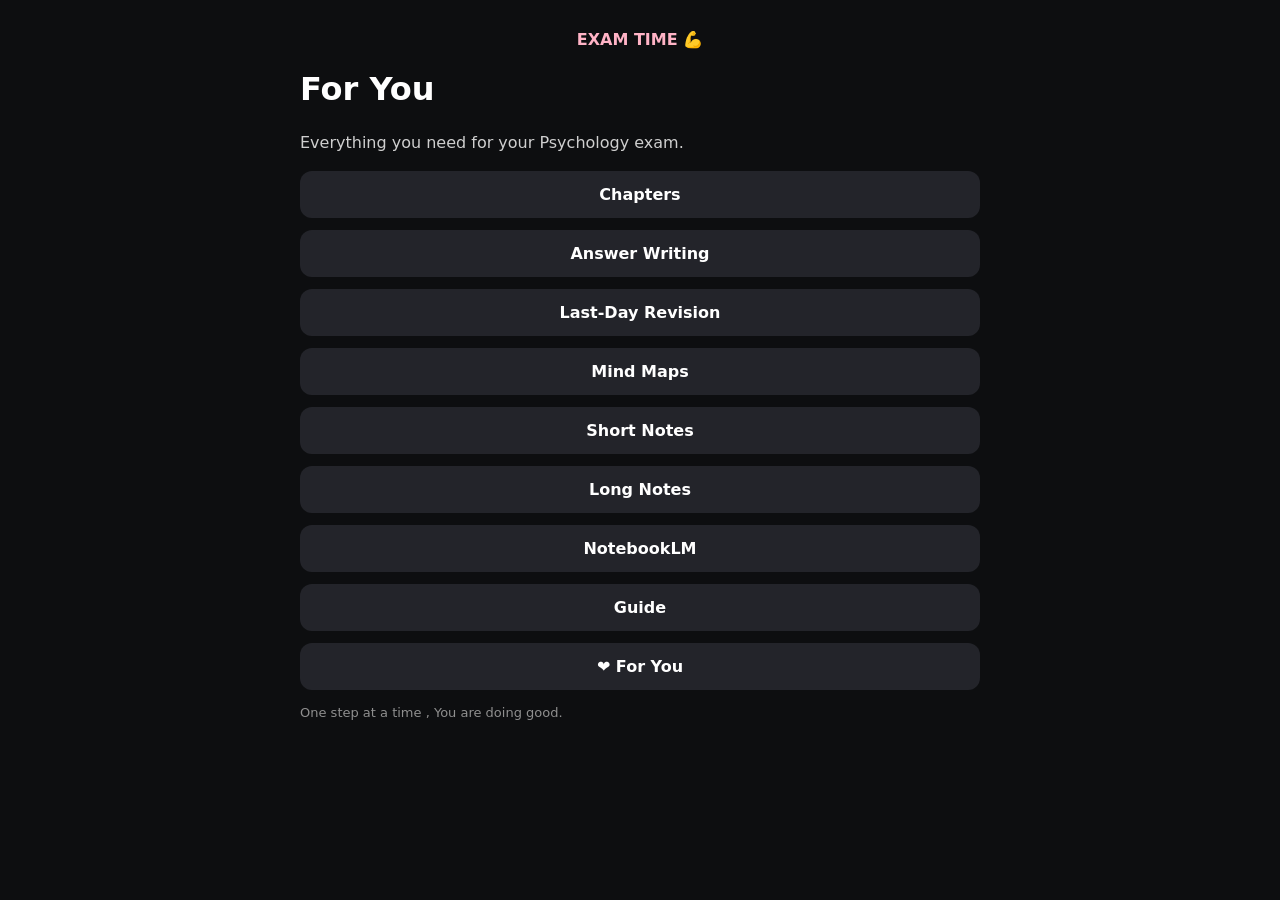
<file: index.html>
<!DOCTYPE html>
<html>
<head>
  <title>For You</title>
  <meta name="viewport" content="width=device-width, initial-scale=1">
  <link rel="stylesheet" href="css/style.css">
</head>
<body>

<div class="container">
  <div id="countdown"></div>

  <h1>For You</h1>
  <p>Everything you need for your Psychology exam.</p>

  <a class="btn" href="chapters.html">Chapters</a>
  <a class="btn" href="answers.html">Answer Writing</a>
  <a class="btn" href="revision.html">Last-Day Revision</a>
  <a class="btn" href="mindmaps.html">Mind Maps</a>
  <a class="btn" href="pdfs.html">Short Notes</a>
  <a class="btn" href="pdfs2.html">Long Notes</a>
  <a class="btn" href="notebooklm.html">NotebookLM</a>
  <a class="btn" href="guide.html">Guide</a>
  <a class="btn" href="about.html">❤️ For You</a>

  <p class="small">One step at a time , You are doing good.</p>
</div>

<!-- ✅ REQUIRED -->
<script defer src="js/app.js"></script>

</body>
</html>
</file>
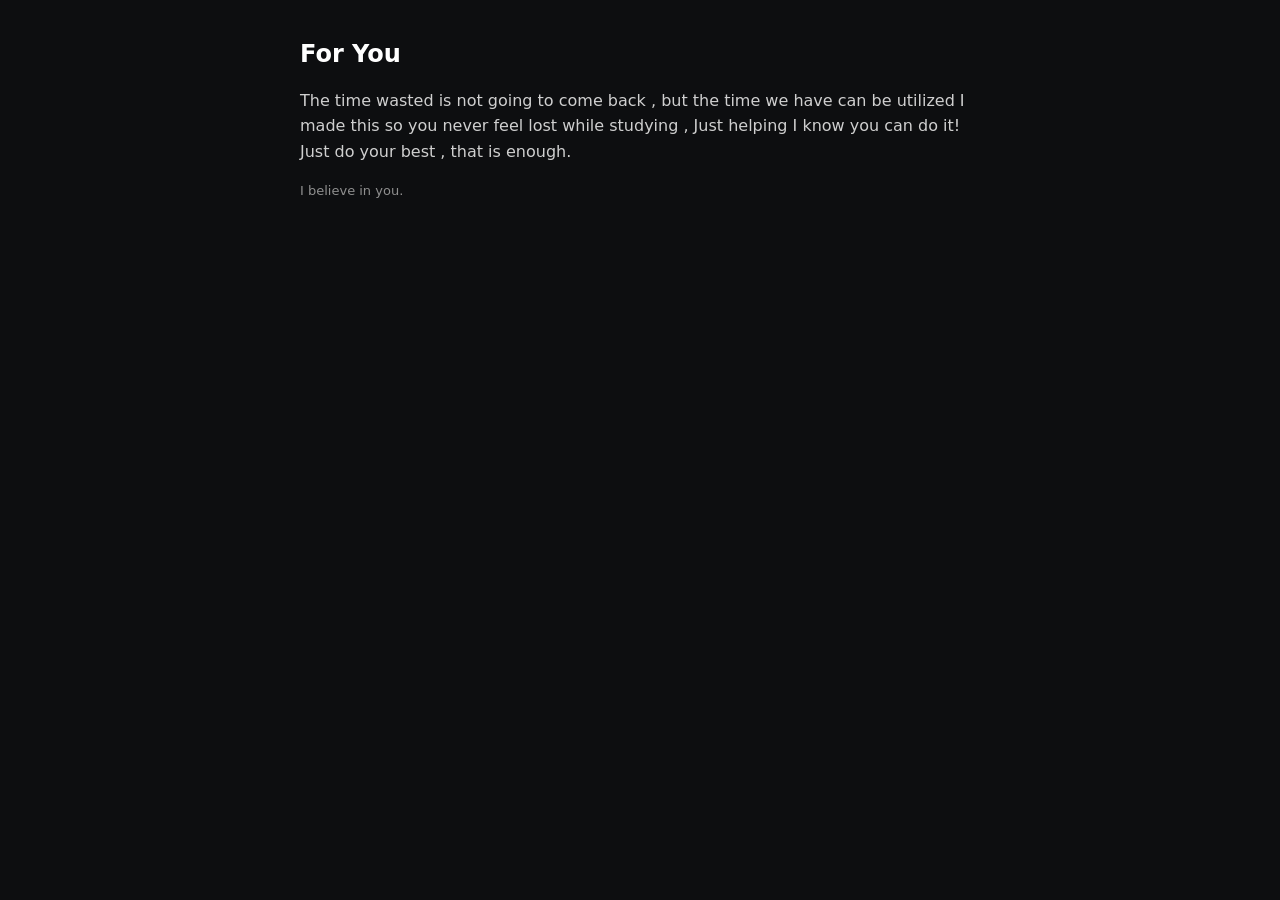
<file: about.html>
<!DOCTYPE html>
<html>
<head>
  <title>For Ishu</title>
  <meta name="viewport" content="width=device-width, initial-scale=1">
  <link rel="stylesheet" href="css/style.css">
</head>
<body>
<div class="container">

<h2>For You </h2>

<p>
The time wasted is not going to come back , but the time we have can be utilized 
I made this so you never feel lost while studying , Just helping 
I know you can do it!
Just do your best , that is enough.
</p>

<p class="small">I believe in you.</p>

</div>
</body>
</html>
</file>
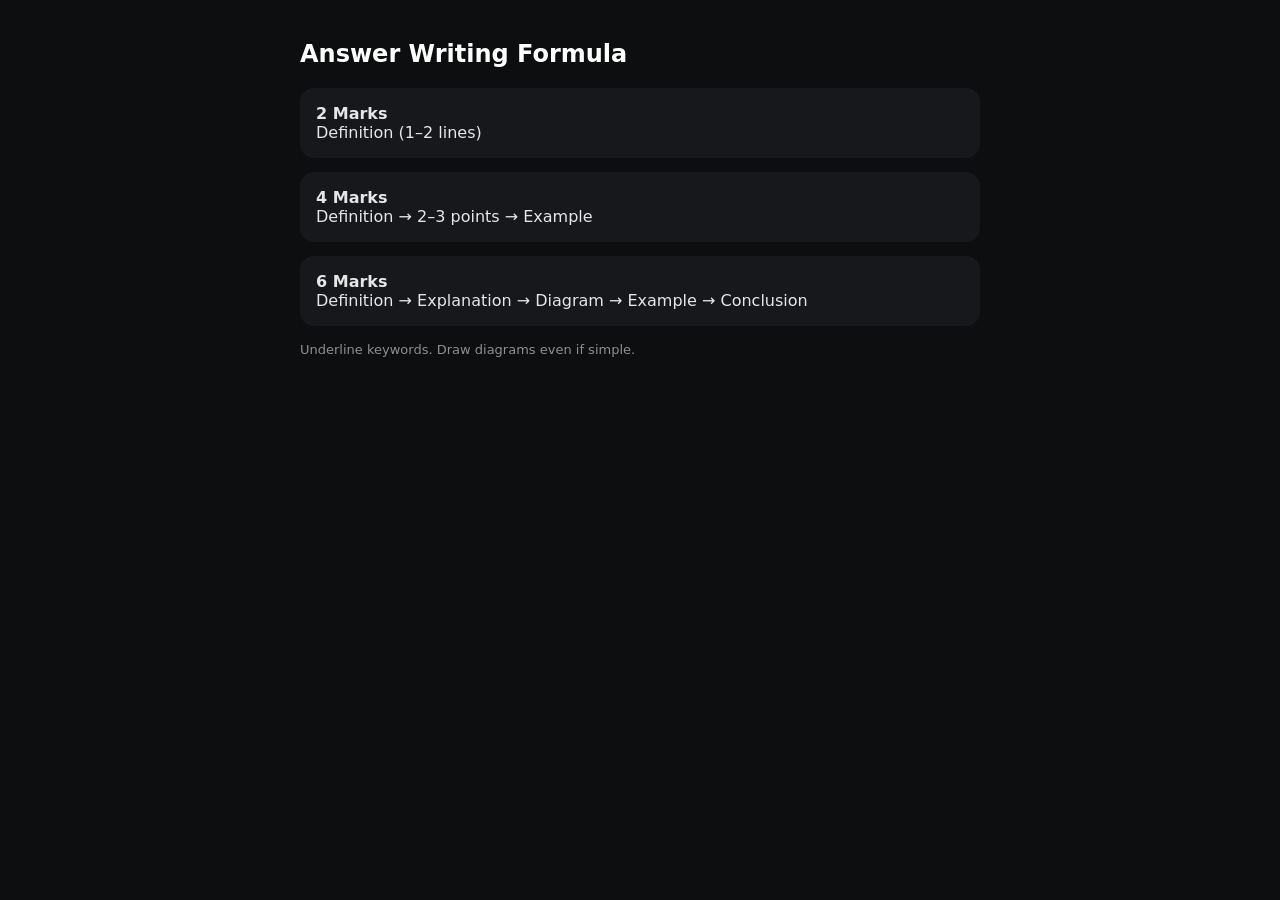
<file: answers.html>
<!DOCTYPE html>
<html>
<head>
  <title>Answer Writing</title>
  <meta name="viewport" content="width=device-width, initial-scale=1">
  <link rel="stylesheet" href="css/style.css">
</head>
<body>
<div class="container">

<h2>Answer Writing Formula</h2>

<div class="card">
<b>2 Marks</b><br>
Definition (1–2 lines)
</div>

<div class="card">
<b>4 Marks</b><br>
Definition → 2–3 points → Example
</div>

<div class="card">
<b>6 Marks</b><br>
Definition → Explanation → Diagram → Example → Conclusion
</div>

<p class="small">Underline keywords. Draw diagrams even if simple.</p>

</div>
</body>
</html>
</file>
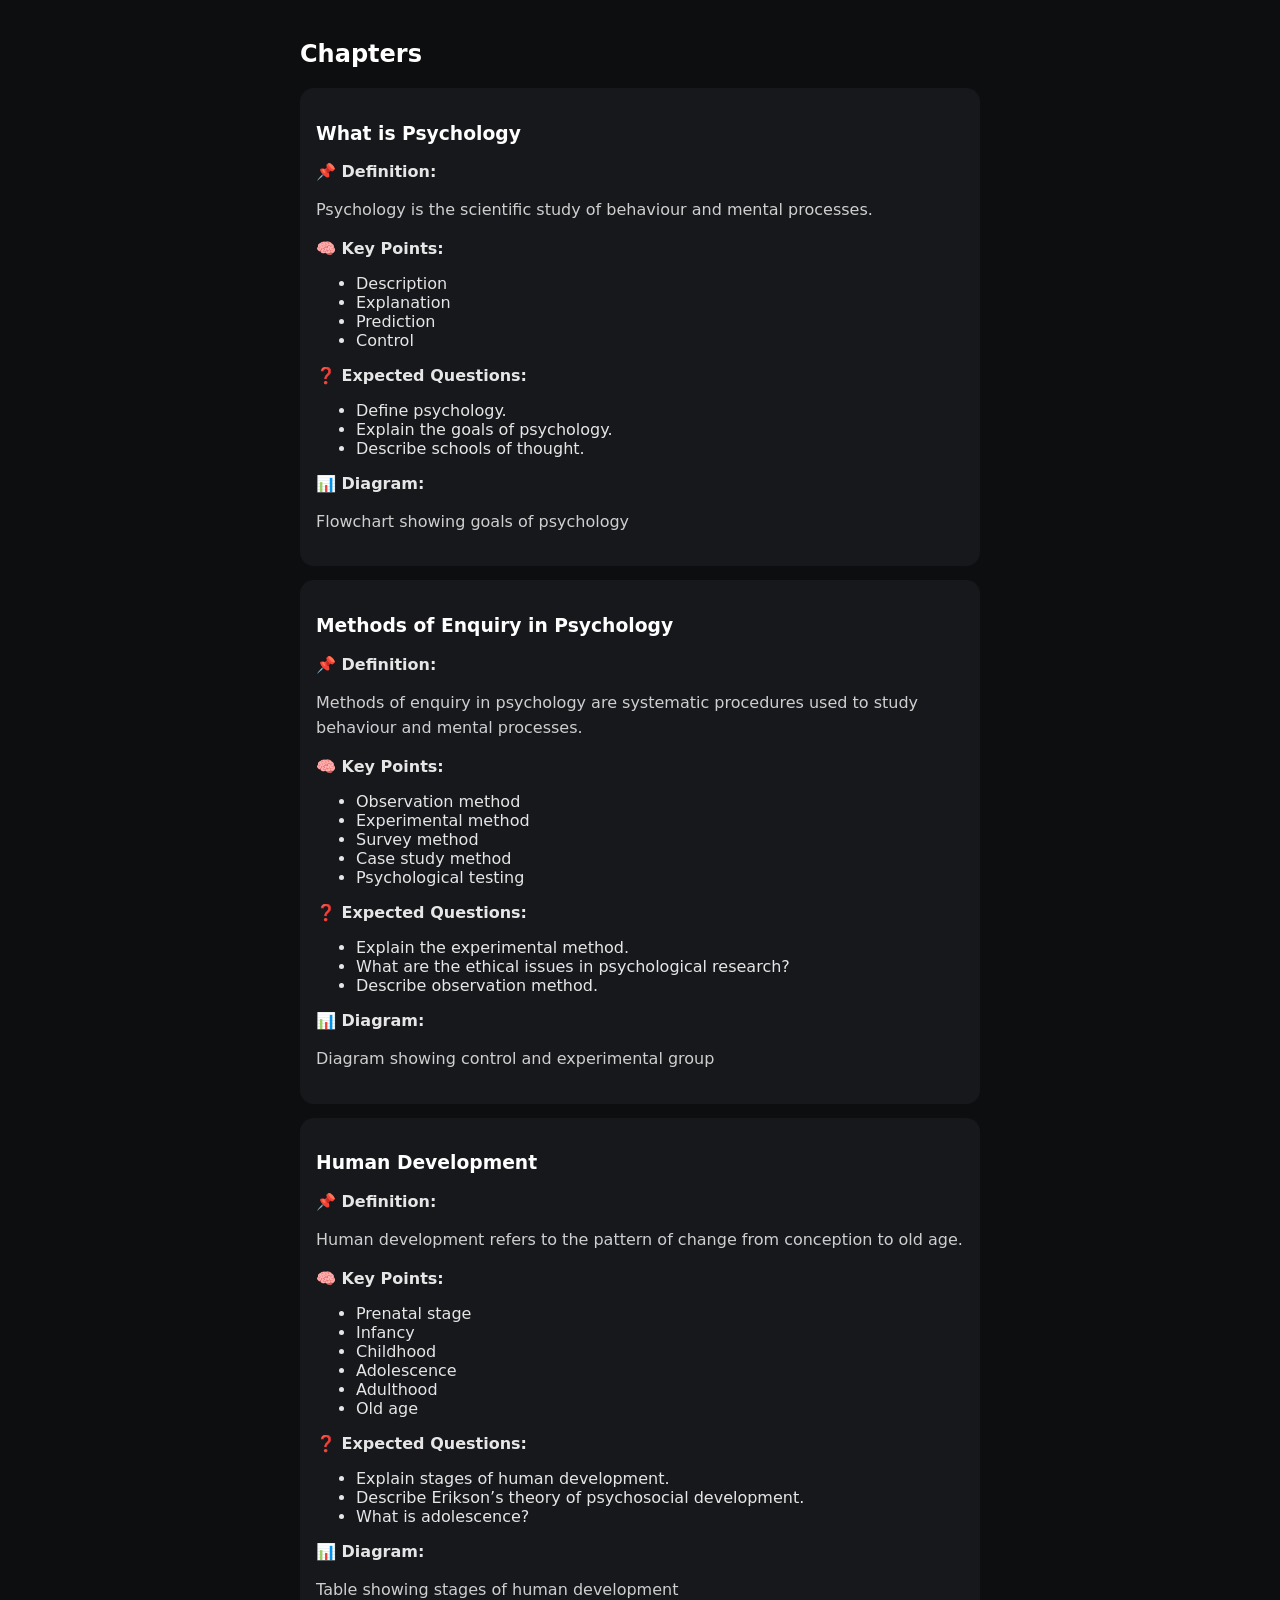
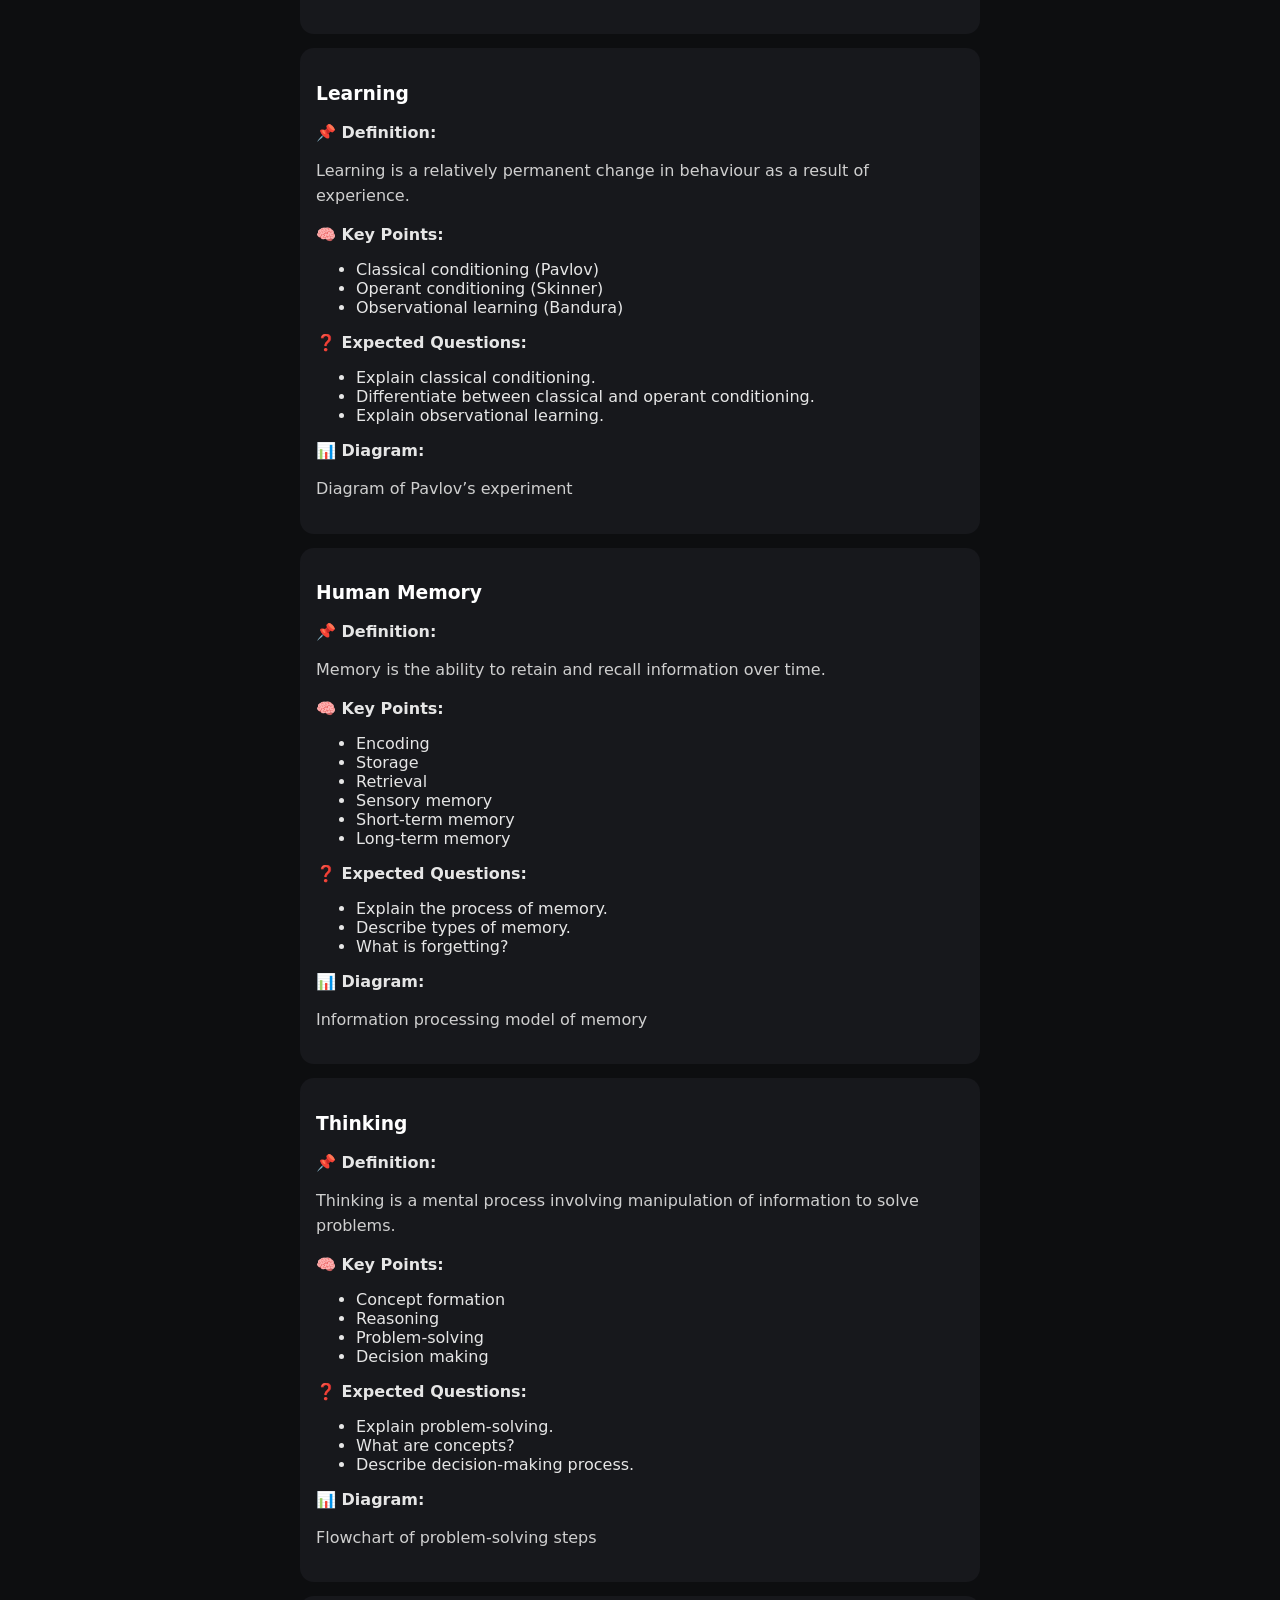
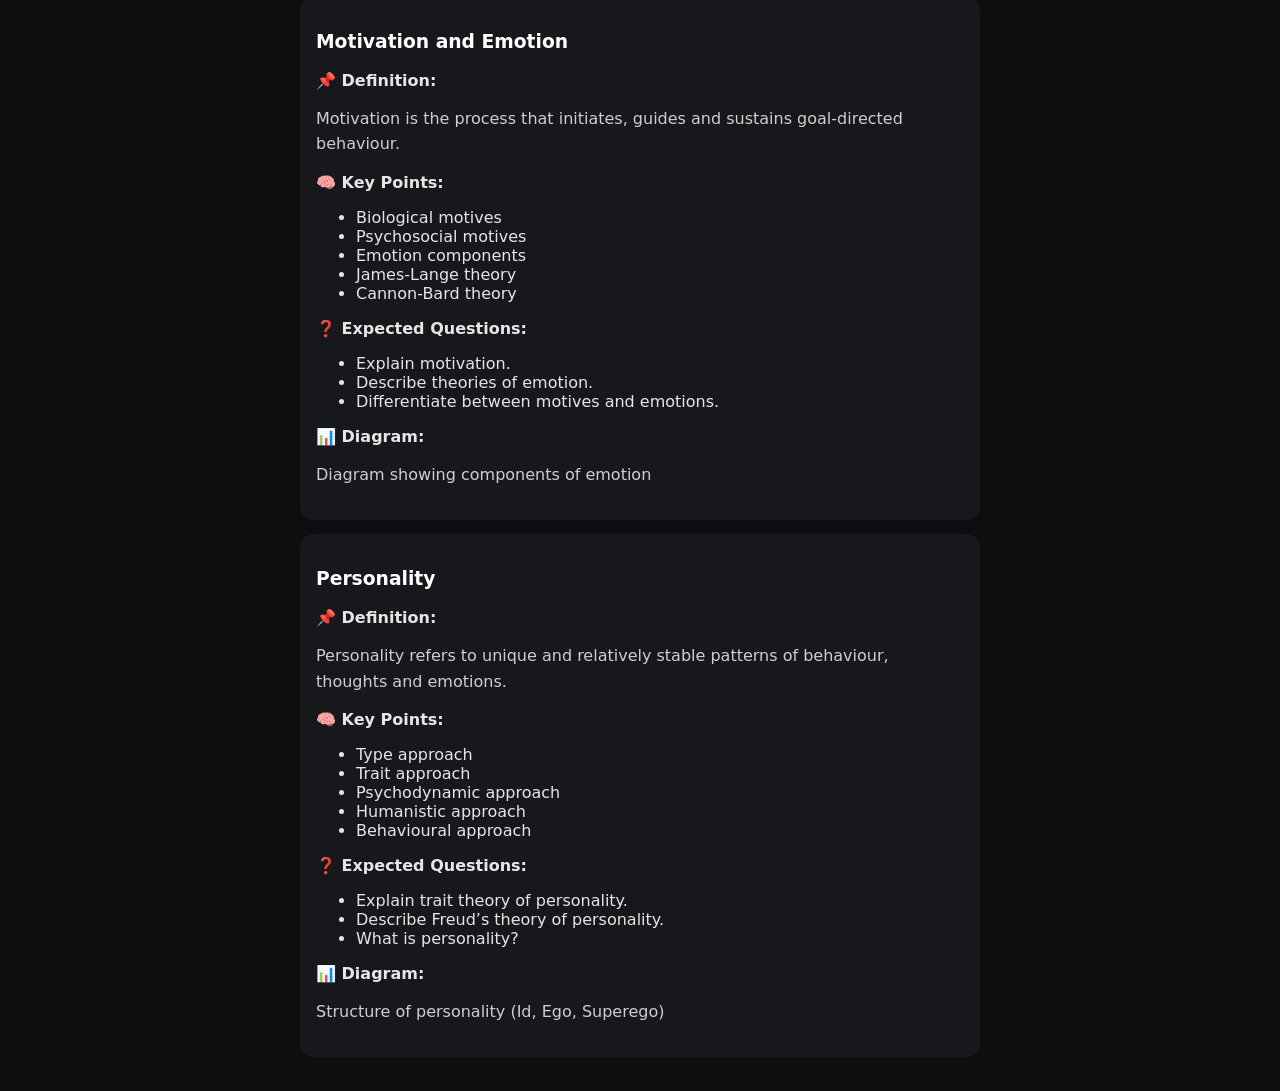
<file: chapters.html>
<!DOCTYPE html>
<html>
<head>
  <title>Chapters</title>
  <meta name="viewport" content="width=device-width, initial-scale=1">
  <link rel="stylesheet" href="css/style.css">
  <script defer src="js/app.js"></script>
</head>
<body>
<div class="container">
<h2>Chapters</h2>
<div id="chapters"></div>
</div>
</body>
</html>
</file>
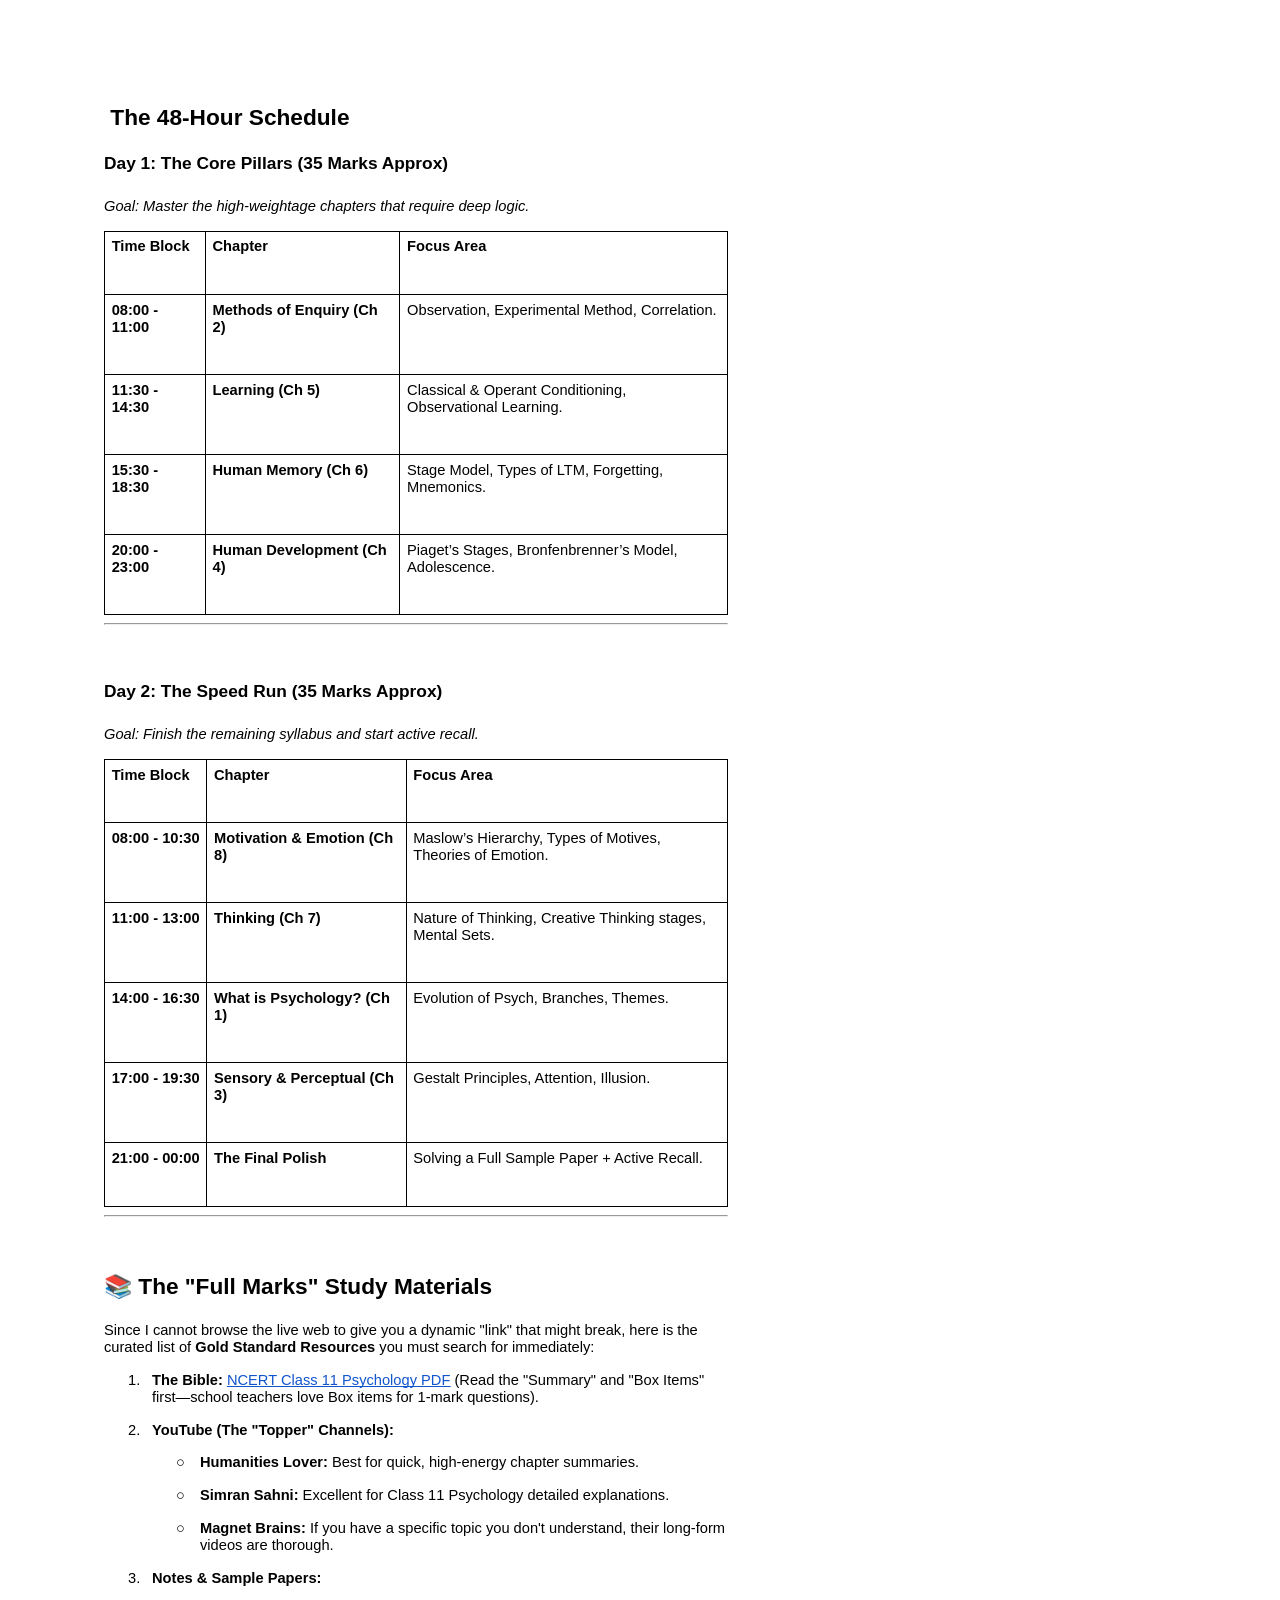
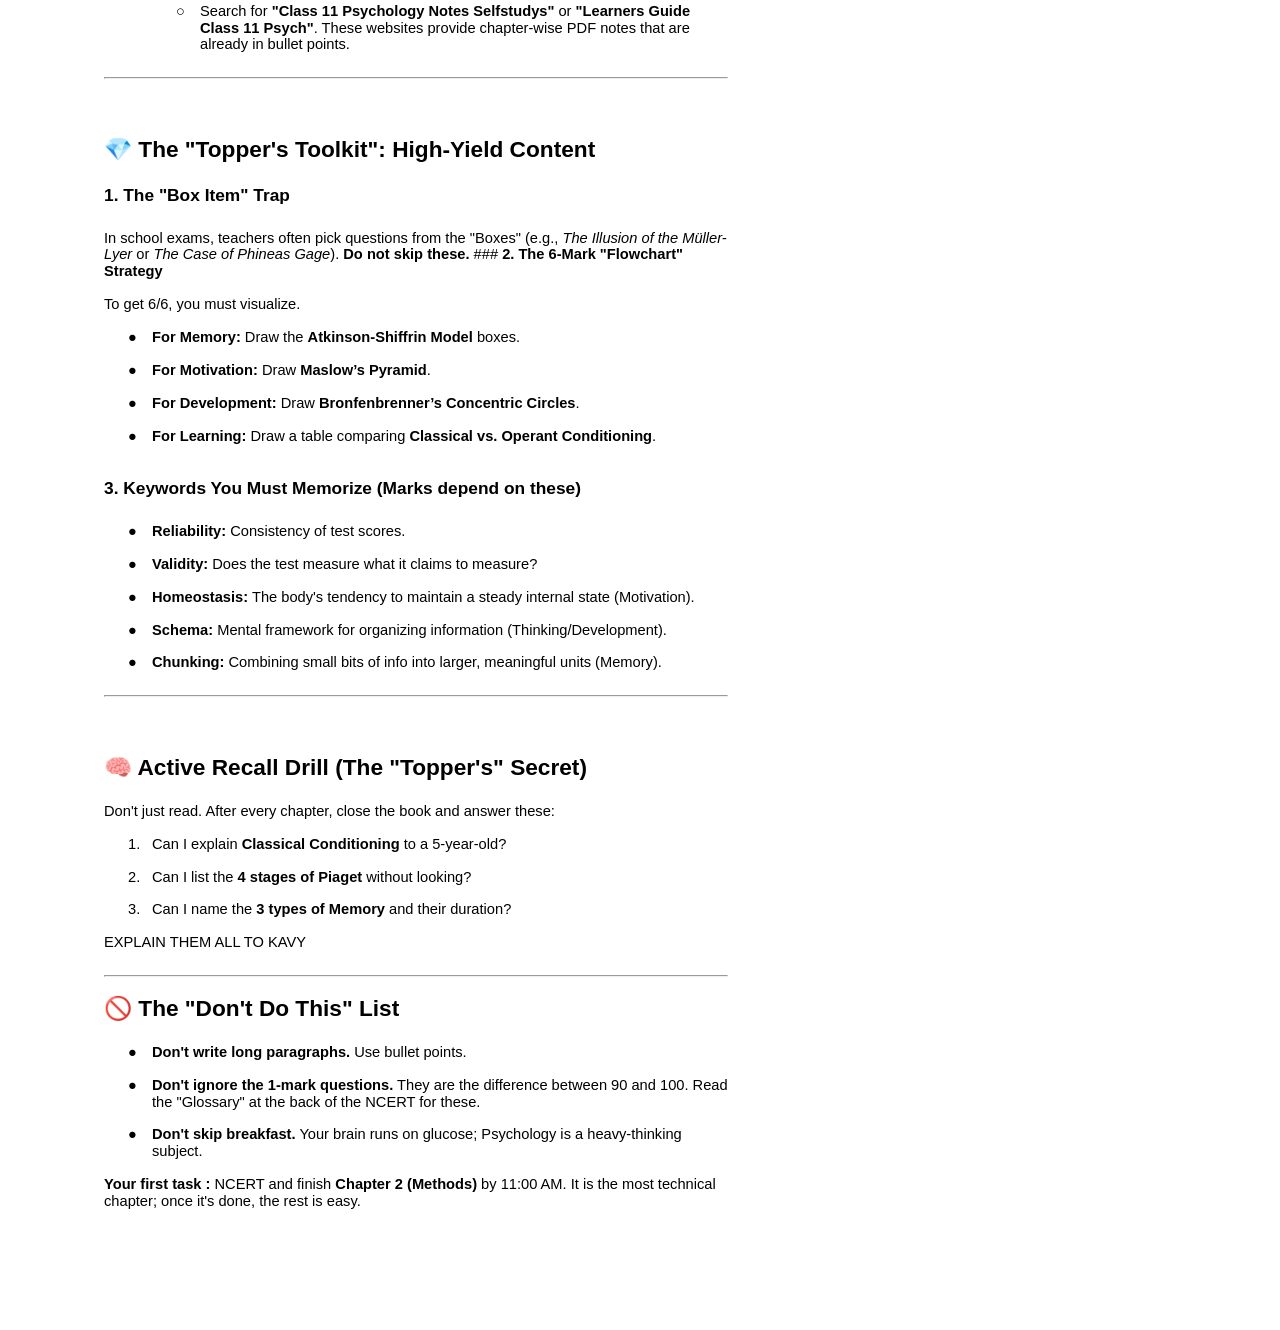
<file: guide.html>
<html><head><meta content="text/html; charset=UTF-8" http-equiv="content-type"><style type="text/css">.lst-kix_dyxwb06rvrpz-3>li{counter-increment:lst-ctn-kix_dyxwb06rvrpz-3}ol.lst-kix_54iuf94qd92g-1.start{counter-reset:lst-ctn-kix_54iuf94qd92g-1 0}.lst-kix_g22ox522eiz-0>li:before{content:"\0025cf   "}.lst-kix_g22ox522eiz-5>li:before{content:"\0025a0   "}.lst-kix_g22ox522eiz-6>li:before{content:"\0025cf   "}.lst-kix_kjczlbb9mlrh-7>li:before{content:"\0025cb   "}.lst-kix_g22ox522eiz-7>li:before{content:"\0025cb   "}.lst-kix_kjczlbb9mlrh-8>li:before{content:"\0025a0   "}.lst-kix_g22ox522eiz-8>li:before{content:"\0025a0   "}.lst-kix_kjczlbb9mlrh-0>li:before{content:"\0025cf   "}ol.lst-kix_ypfzloa3fl1j-1.start{counter-reset:lst-ctn-kix_ypfzloa3fl1j-1 0}.lst-kix_kjczlbb9mlrh-1>li:before{content:"\0025cb   "}.lst-kix_pbd8b3e02hmj-0>li{counter-increment:lst-ctn-kix_pbd8b3e02hmj-0}ol.lst-kix_dyxwb06rvrpz-2{list-style-type:none}ol.lst-kix_dyxwb06rvrpz-0{list-style-type:none}.lst-kix_kjczlbb9mlrh-6>li:before{content:"\0025cf   "}ul.lst-kix_687are3fbiv4-3{list-style-type:none}ul.lst-kix_687are3fbiv4-2{list-style-type:none}ul.lst-kix_687are3fbiv4-5{list-style-type:none}ul.lst-kix_687are3fbiv4-4{list-style-type:none}.lst-kix_kjczlbb9mlrh-4>li:before{content:"\0025cb   "}ul.lst-kix_687are3fbiv4-7{list-style-type:none}.lst-kix_fnlvvijlk52q-7>li{counter-increment:lst-ctn-kix_fnlvvijlk52q-7}ul.lst-kix_687are3fbiv4-6{list-style-type:none}ol.lst-kix_ugwztchvnyen-2.start{counter-reset:lst-ctn-kix_ugwztchvnyen-2 0}.lst-kix_kjczlbb9mlrh-5>li:before{content:"\0025a0   "}ul.lst-kix_687are3fbiv4-8{list-style-type:none}ol.lst-kix_dyxwb06rvrpz-3.start{counter-reset:lst-ctn-kix_dyxwb06rvrpz-3 0}.lst-kix_kjczlbb9mlrh-2>li:before{content:"\0025a0   "}.lst-kix_kba9ydu996ar-6>li{counter-increment:lst-ctn-kix_kba9ydu996ar-6}.lst-kix_kjczlbb9mlrh-3>li:before{content:"\0025cf   "}ul.lst-kix_687are3fbiv4-1{list-style-type:none}ul.lst-kix_687are3fbiv4-0{list-style-type:none}.lst-kix_jnf0yl949opf-8>li:before{content:"\0025a0   "}ul.lst-kix_ypfzloa3fl1j-0{list-style-type:none}.lst-kix_fnlvvijlk52q-2>li:before{content:"" counter(lst-ctn-kix_fnlvvijlk52q-2,lower-roman) ". "}.lst-kix_fnlvvijlk52q-4>li:before{content:"" counter(lst-ctn-kix_fnlvvijlk52q-4,lower-latin) ". "}.lst-kix_fnlvvijlk52q-3>li{counter-increment:lst-ctn-kix_fnlvvijlk52q-3}.lst-kix_fnlvvijlk52q-3>li:before{content:"" counter(lst-ctn-kix_fnlvvijlk52q-3,decimal) ". "}.lst-kix_ugwztchvnyen-6>li{counter-increment:lst-ctn-kix_ugwztchvnyen-6}.lst-kix_fnlvvijlk52q-6>li:before{content:"" counter(lst-ctn-kix_fnlvvijlk52q-6,decimal) ". "}ol.lst-kix_pbd8b3e02hmj-0.start{counter-reset:lst-ctn-kix_pbd8b3e02hmj-0 0}.lst-kix_fnlvvijlk52q-5>li:before{content:"" counter(lst-ctn-kix_fnlvvijlk52q-5,lower-roman) ". "}ol.lst-kix_pbd8b3e02hmj-7.start{counter-reset:lst-ctn-kix_pbd8b3e02hmj-7 0}.lst-kix_fnlvvijlk52q-7>li:before{content:"" counter(lst-ctn-kix_fnlvvijlk52q-7,lower-latin) ". "}.lst-kix_fnlvvijlk52q-8>li:before{content:"" counter(lst-ctn-kix_fnlvvijlk52q-8,lower-roman) ". "}.lst-kix_xyrdvcozrsnc-1>li{counter-increment:lst-ctn-kix_xyrdvcozrsnc-1}ul.lst-kix_f4bm5uw7f510-5{list-style-type:none}.lst-kix_ugwztchvnyen-2>li{counter-increment:lst-ctn-kix_ugwztchvnyen-2}ul.lst-kix_f4bm5uw7f510-4{list-style-type:none}.lst-kix_eqv4jhdlbceq-4>li:before{content:"\0025cb   "}.lst-kix_eqv4jhdlbceq-5>li:before{content:"\0025a0   "}ul.lst-kix_f4bm5uw7f510-3{list-style-type:none}ul.lst-kix_f4bm5uw7f510-2{list-style-type:none}ol.lst-kix_fnlvvijlk52q-8.start{counter-reset:lst-ctn-kix_fnlvvijlk52q-8 0}ul.lst-kix_f4bm5uw7f510-8{list-style-type:none}.lst-kix_eqv4jhdlbceq-2>li:before{content:"\0025a0   "}.lst-kix_eqv4jhdlbceq-6>li:before{content:"\0025cf   "}ul.lst-kix_f4bm5uw7f510-7{list-style-type:none}ul.lst-kix_f4bm5uw7f510-6{list-style-type:none}.lst-kix_eqv4jhdlbceq-0>li:before{content:"\0025cf   "}.lst-kix_eqv4jhdlbceq-1>li:before{content:"" counter(lst-ctn-kix_eqv4jhdlbceq-1,decimal) ". "}.lst-kix_eqv4jhdlbceq-8>li:before{content:"\0025a0   "}ul.lst-kix_f4bm5uw7f510-0{list-style-type:none}.lst-kix_eqv4jhdlbceq-7>li:before{content:"\0025cb   "}ol.lst-kix_dyxwb06rvrpz-8.start{counter-reset:lst-ctn-kix_dyxwb06rvrpz-8 0}ol.lst-kix_ugwztchvnyen-7.start{counter-reset:lst-ctn-kix_ugwztchvnyen-7 0}ul.lst-kix_ypfzloa3fl1j-6{list-style-type:none}ul.lst-kix_ypfzloa3fl1j-7{list-style-type:none}ul.lst-kix_ypfzloa3fl1j-8{list-style-type:none}.lst-kix_fnlvvijlk52q-0>li:before{content:"" counter(lst-ctn-kix_fnlvvijlk52q-0,decimal) ". "}ul.lst-kix_ypfzloa3fl1j-2{list-style-type:none}ul.lst-kix_ypfzloa3fl1j-3{list-style-type:none}.lst-kix_eqv4jhdlbceq-3>li:before{content:"\0025cf   "}ul.lst-kix_ypfzloa3fl1j-4{list-style-type:none}.lst-kix_fnlvvijlk52q-1>li:before{content:"" counter(lst-ctn-kix_fnlvvijlk52q-1,lower-latin) ". "}ul.lst-kix_ypfzloa3fl1j-5{list-style-type:none}ul.lst-kix_lsst0td9kwsy-3{list-style-type:none}ul.lst-kix_lsst0td9kwsy-2{list-style-type:none}ul.lst-kix_lsst0td9kwsy-5{list-style-type:none}ul.lst-kix_lsst0td9kwsy-4{list-style-type:none}ul.lst-kix_lsst0td9kwsy-0{list-style-type:none}.lst-kix_2db0ubwu5m70-8>li:before{content:"\0025a0   "}.lst-kix_54iuf94qd92g-1>li:before{content:"" counter(lst-ctn-kix_54iuf94qd92g-1,decimal) ". "}ul.lst-kix_lsst0td9kwsy-7{list-style-type:none}ul.lst-kix_lsst0td9kwsy-6{list-style-type:none}.lst-kix_2db0ubwu5m70-2>li:before{content:"\0025a0   "}ul.lst-kix_lsst0td9kwsy-8{list-style-type:none}ul.lst-kix_eqv4jhdlbceq-8{list-style-type:none}ul.lst-kix_eqv4jhdlbceq-7{list-style-type:none}ul.lst-kix_eqv4jhdlbceq-6{list-style-type:none}.lst-kix_2db0ubwu5m70-4>li:before{content:"\0025cb   "}ul.lst-kix_eqv4jhdlbceq-5{list-style-type:none}ul.lst-kix_eqv4jhdlbceq-4{list-style-type:none}.lst-kix_687are3fbiv4-0>li:before{content:"\0025cf   "}.lst-kix_ugwztchvnyen-5>li:before{content:"" counter(lst-ctn-kix_ugwztchvnyen-5,lower-roman) ". "}.lst-kix_ugwztchvnyen-7>li:before{content:"" counter(lst-ctn-kix_ugwztchvnyen-7,lower-latin) ". "}.lst-kix_2db0ubwu5m70-6>li:before{content:"\0025cf   "}.lst-kix_687are3fbiv4-4>li:before{content:"\0025cb   "}ol.lst-kix_fnlvvijlk52q-1.start{counter-reset:lst-ctn-kix_fnlvvijlk52q-1 0}.lst-kix_687are3fbiv4-2>li:before{content:"\0025a0   "}ol.lst-kix_kba9ydu996ar-5.start{counter-reset:lst-ctn-kix_kba9ydu996ar-5 0}.lst-kix_54iuf94qd92g-5>li:before{content:"\0025a0   "}.lst-kix_54iuf94qd92g-7>li:before{content:"\0025cb   "}.lst-kix_687are3fbiv4-8>li:before{content:"\0025a0   "}.lst-kix_54iuf94qd92g-3>li:before{content:"\0025cf   "}.lst-kix_687are3fbiv4-6>li:before{content:"\0025cf   "}.lst-kix_dyxwb06rvrpz-6>li{counter-increment:lst-ctn-kix_dyxwb06rvrpz-6}.lst-kix_dyxwb06rvrpz-0>li{counter-increment:lst-ctn-kix_dyxwb06rvrpz-0}.lst-kix_jnf0yl949opf-7>li:before{content:"\0025cb   "}ol.lst-kix_dyxwb06rvrpz-6.start{counter-reset:lst-ctn-kix_dyxwb06rvrpz-6 0}.lst-kix_jnf0yl949opf-3>li:before{content:"\0025cf   "}.lst-kix_jnf0yl949opf-5>li:before{content:"\0025a0   "}ol.lst-kix_ugwztchvnyen-5.start{counter-reset:lst-ctn-kix_ugwztchvnyen-5 0}ol.lst-kix_uhg51pdqaqj6-1{list-style-type:none}ol.lst-kix_dyxwb06rvrpz-5{list-style-type:none}ul.lst-kix_dru9rnmiz5n-3{list-style-type:none}ul.lst-kix_49akube7c8vk-5{list-style-type:none}ol.lst-kix_dyxwb06rvrpz-6{list-style-type:none}ul.lst-kix_dru9rnmiz5n-2{list-style-type:none}ul.lst-kix_49akube7c8vk-6{list-style-type:none}ol.lst-kix_dyxwb06rvrpz-3{list-style-type:none}ul.lst-kix_49akube7c8vk-7{list-style-type:none}.lst-kix_jnf0yl949opf-1>li:before{content:"\0025cb   "}ol.lst-kix_dyxwb06rvrpz-4{list-style-type:none}ul.lst-kix_dru9rnmiz5n-0{list-style-type:none}ul.lst-kix_49akube7c8vk-8{list-style-type:none}ul.lst-kix_dru9rnmiz5n-7{list-style-type:none}ul.lst-kix_dru9rnmiz5n-6{list-style-type:none}ul.lst-kix_49akube7c8vk-2{list-style-type:none}ol.lst-kix_dyxwb06rvrpz-7{list-style-type:none}ul.lst-kix_dru9rnmiz5n-5{list-style-type:none}ul.lst-kix_49akube7c8vk-3{list-style-type:none}ol.lst-kix_dyxwb06rvrpz-8{list-style-type:none}ul.lst-kix_dru9rnmiz5n-4{list-style-type:none}.lst-kix_49akube7c8vk-1>li:before{content:"" counter(lst-ctn-kix_49akube7c8vk-1,decimal) ". "}ul.lst-kix_49akube7c8vk-4{list-style-type:none}ol.lst-kix_kba9ydu996ar-7.start{counter-reset:lst-ctn-kix_kba9ydu996ar-7 0}ul.lst-kix_dru9rnmiz5n-8{list-style-type:none}.lst-kix_pbd8b3e02hmj-4>li{counter-increment:lst-ctn-kix_pbd8b3e02hmj-4}ul.lst-kix_49akube7c8vk-0{list-style-type:none}ul.lst-kix_54iuf94qd92g-4{list-style-type:none}ul.lst-kix_54iuf94qd92g-5{list-style-type:none}ul.lst-kix_54iuf94qd92g-6{list-style-type:none}ul.lst-kix_54iuf94qd92g-7{list-style-type:none}.lst-kix_ugwztchvnyen-3>li:before{content:"" counter(lst-ctn-kix_ugwztchvnyen-3,decimal) ". "}ul.lst-kix_54iuf94qd92g-8{list-style-type:none}.lst-kix_ugwztchvnyen-1>li:before{content:"" counter(lst-ctn-kix_ugwztchvnyen-1,lower-latin) ". "}.lst-kix_49akube7c8vk-5>li:before{content:"\0025a0   "}ul.lst-kix_eqv4jhdlbceq-3{list-style-type:none}.lst-kix_dyxwb06rvrpz-7>li{counter-increment:lst-ctn-kix_dyxwb06rvrpz-7}ul.lst-kix_eqv4jhdlbceq-2{list-style-type:none}ul.lst-kix_eqv4jhdlbceq-0{list-style-type:none}ul.lst-kix_54iuf94qd92g-0{list-style-type:none}ul.lst-kix_54iuf94qd92g-2{list-style-type:none}ol.lst-kix_dyxwb06rvrpz-5.start{counter-reset:lst-ctn-kix_dyxwb06rvrpz-5 0}ul.lst-kix_54iuf94qd92g-3{list-style-type:none}.lst-kix_49akube7c8vk-3>li:before{content:"\0025cf   "}.lst-kix_g22ox522eiz-4>li:before{content:"\0025cb   "}.lst-kix_2db0ubwu5m70-0>li:before{content:"\0025cf   "}ol.lst-kix_ugwztchvnyen-4.start{counter-reset:lst-ctn-kix_ugwztchvnyen-4 0}.lst-kix_g22ox522eiz-2>li:before{content:"\0025a0   "}.lst-kix_49akube7c8vk-7>li:before{content:"\0025cb   "}.lst-kix_pih19fi4s3oz-8>li:before{content:"\0025a0   "}.lst-kix_pbd8b3e02hmj-8>li:before{content:"" counter(lst-ctn-kix_pbd8b3e02hmj-8,lower-roman) ". "}.lst-kix_pih19fi4s3oz-7>li:before{content:"\0025cb   "}.lst-kix_pbd8b3e02hmj-7>li:before{content:"" counter(lst-ctn-kix_pbd8b3e02hmj-7,lower-latin) ". "}.lst-kix_pih19fi4s3oz-4>li:before{content:"\0025cb   "}ul.lst-kix_pih19fi4s3oz-1{list-style-type:none}ul.lst-kix_pih19fi4s3oz-0{list-style-type:none}ul.lst-kix_pih19fi4s3oz-3{list-style-type:none}.lst-kix_pih19fi4s3oz-0>li:before{content:"\0025cf   "}ul.lst-kix_pih19fi4s3oz-2{list-style-type:none}.lst-kix_n00zhk6s2nkk-7>li:before{content:"\0025cb   "}.lst-kix_pih19fi4s3oz-3>li:before{content:"\0025cf   "}.lst-kix_dyxwb06rvrpz-4>li{counter-increment:lst-ctn-kix_dyxwb06rvrpz-4}ul.lst-kix_pih19fi4s3oz-8{list-style-type:none}ol.lst-kix_kba9ydu996ar-4.start{counter-reset:lst-ctn-kix_kba9ydu996ar-4 0}.lst-kix_n00zhk6s2nkk-6>li:before{content:"\0025cf   "}ul.lst-kix_pih19fi4s3oz-5{list-style-type:none}ul.lst-kix_pih19fi4s3oz-4{list-style-type:none}ul.lst-kix_pih19fi4s3oz-7{list-style-type:none}ul.lst-kix_pih19fi4s3oz-6{list-style-type:none}ol.lst-kix_pbd8b3e02hmj-4.start{counter-reset:lst-ctn-kix_pbd8b3e02hmj-4 0}ol.lst-kix_ypfzloa3fl1j-1{list-style-type:none}ul.lst-kix_2db0ubwu5m70-2{list-style-type:none}ul.lst-kix_2db0ubwu5m70-1{list-style-type:none}ul.lst-kix_2db0ubwu5m70-4{list-style-type:none}ol.lst-kix_dyxwb06rvrpz-0.start{counter-reset:lst-ctn-kix_dyxwb06rvrpz-0 0}ul.lst-kix_2db0ubwu5m70-3{list-style-type:none}ul.lst-kix_2db0ubwu5m70-0{list-style-type:none}.lst-kix_be52kh42bo3b-0>li:before{content:"\0025cf   "}ol.lst-kix_fnlvvijlk52q-0{list-style-type:none}ol.lst-kix_fnlvvijlk52q-1{list-style-type:none}.lst-kix_be52kh42bo3b-4>li:before{content:"\0025cb   "}ol.lst-kix_fnlvvijlk52q-2{list-style-type:none}ol.lst-kix_fnlvvijlk52q-3{list-style-type:none}ol.lst-kix_fnlvvijlk52q-4{list-style-type:none}ol.lst-kix_fnlvvijlk52q-5{list-style-type:none}ol.lst-kix_fnlvvijlk52q-6{list-style-type:none}.lst-kix_be52kh42bo3b-3>li:before{content:"\0025cf   "}ul.lst-kix_2db0ubwu5m70-6{list-style-type:none}ul.lst-kix_2db0ubwu5m70-5{list-style-type:none}ul.lst-kix_2db0ubwu5m70-8{list-style-type:none}.lst-kix_kba9ydu996ar-7>li{counter-increment:lst-ctn-kix_kba9ydu996ar-7}ul.lst-kix_2db0ubwu5m70-7{list-style-type:none}ol.lst-kix_fnlvvijlk52q-7{list-style-type:none}ol.lst-kix_fnlvvijlk52q-8{list-style-type:none}.lst-kix_be52kh42bo3b-8>li:before{content:"\0025a0   "}.lst-kix_be52kh42bo3b-7>li:before{content:"\0025cb   "}ol.lst-kix_cnx0kcw6c9q-1{list-style-type:none}ul.lst-kix_5c2atxt1tm8t-0{list-style-type:none}ul.lst-kix_5c2atxt1tm8t-1{list-style-type:none}.lst-kix_uhg51pdqaqj6-3>li:before{content:"\0025cf   "}.lst-kix_n00zhk6s2nkk-2>li:before{content:"\0025a0   "}ul.lst-kix_5c2atxt1tm8t-4{list-style-type:none}ul.lst-kix_5c2atxt1tm8t-5{list-style-type:none}ul.lst-kix_5c2atxt1tm8t-2{list-style-type:none}ul.lst-kix_5c2atxt1tm8t-3{list-style-type:none}.lst-kix_uhg51pdqaqj6-2>li:before{content:"\0025a0   "}.lst-kix_n00zhk6s2nkk-3>li:before{content:"\0025cf   "}ul.lst-kix_kjczlbb9mlrh-0{list-style-type:none}ul.lst-kix_5c2atxt1tm8t-8{list-style-type:none}ul.lst-kix_kjczlbb9mlrh-1{list-style-type:none}ul.lst-kix_kjczlbb9mlrh-2{list-style-type:none}ul.lst-kix_5c2atxt1tm8t-6{list-style-type:none}ol.lst-kix_uhg51pdqaqj6-1.start{counter-reset:lst-ctn-kix_uhg51pdqaqj6-1 0}ul.lst-kix_kjczlbb9mlrh-3{list-style-type:none}ul.lst-kix_5c2atxt1tm8t-7{list-style-type:none}ul.lst-kix_kjczlbb9mlrh-4{list-style-type:none}ul.lst-kix_kjczlbb9mlrh-5{list-style-type:none}.lst-kix_dyxwb06rvrpz-2>li{counter-increment:lst-ctn-kix_dyxwb06rvrpz-2}ul.lst-kix_kjczlbb9mlrh-6{list-style-type:none}ul.lst-kix_kjczlbb9mlrh-7{list-style-type:none}.lst-kix_pbd8b3e02hmj-5>li{counter-increment:lst-ctn-kix_pbd8b3e02hmj-5}ul.lst-kix_kjczlbb9mlrh-8{list-style-type:none}.lst-kix_pbd8b3e02hmj-3>li:before{content:"" counter(lst-ctn-kix_pbd8b3e02hmj-3,decimal) ". "}.lst-kix_pbd8b3e02hmj-0>li:before{content:"" counter(lst-ctn-kix_pbd8b3e02hmj-0,decimal) ". "}.lst-kix_pbd8b3e02hmj-4>li:before{content:"" counter(lst-ctn-kix_pbd8b3e02hmj-4,lower-latin) ". "}ol.lst-kix_kba9ydu996ar-3.start{counter-reset:lst-ctn-kix_kba9ydu996ar-3 0}ul.lst-kix_vjeo4fsfeqom-7{list-style-type:none}.lst-kix_dru9rnmiz5n-4>li:before{content:"\0025cb   "}ul.lst-kix_vjeo4fsfeqom-6{list-style-type:none}ul.lst-kix_vjeo4fsfeqom-5{list-style-type:none}ul.lst-kix_vjeo4fsfeqom-4{list-style-type:none}.lst-kix_pbd8b3e02hmj-7>li{counter-increment:lst-ctn-kix_pbd8b3e02hmj-7}ul.lst-kix_vjeo4fsfeqom-8{list-style-type:none}ol.lst-kix_pbd8b3e02hmj-5.start{counter-reset:lst-ctn-kix_pbd8b3e02hmj-5 0}.lst-kix_fnlvvijlk52q-0>li{counter-increment:lst-ctn-kix_fnlvvijlk52q-0}.lst-kix_54iuf94qd92g-0>li:before{content:"\0025cf   "}.lst-kix_zbq58mezppb8-3>li:before{content:"\0025cf   "}ol.lst-kix_cnx0kcw6c9q-1.start{counter-reset:lst-ctn-kix_cnx0kcw6c9q-1 0}.lst-kix_ugwztchvnyen-8>li:before{content:"" counter(lst-ctn-kix_ugwztchvnyen-8,lower-roman) ". "}.lst-kix_uhg51pdqaqj6-6>li:before{content:"\0025cf   "}.lst-kix_2db0ubwu5m70-5>li:before{content:"\0025a0   "}.lst-kix_dru9rnmiz5n-0>li:before{content:"\0025cf   "}ol.lst-kix_fnlvvijlk52q-6.start{counter-reset:lst-ctn-kix_fnlvvijlk52q-6 0}ul.lst-kix_vjeo4fsfeqom-3{list-style-type:none}ul.lst-kix_vjeo4fsfeqom-2{list-style-type:none}ul.lst-kix_vjeo4fsfeqom-1{list-style-type:none}ol.lst-kix_pbd8b3e02hmj-2.start{counter-reset:lst-ctn-kix_pbd8b3e02hmj-2 0}ul.lst-kix_vjeo4fsfeqom-0{list-style-type:none}ol.lst-kix_kba9ydu996ar-2.start{counter-reset:lst-ctn-kix_kba9ydu996ar-2 0}.lst-kix_5c2atxt1tm8t-1>li:before{content:"\0025cb   "}.lst-kix_687are3fbiv4-5>li:before{content:"\0025a0   "}.lst-kix_cnx0kcw6c9q-4>li:before{content:"\0025cb   "}ol.lst-kix_fnlvvijlk52q-3.start{counter-reset:lst-ctn-kix_fnlvvijlk52q-3 0}.lst-kix_cnx0kcw6c9q-8>li:before{content:"\0025a0   "}.lst-kix_687are3fbiv4-1>li:before{content:"\0025cb   "}.lst-kix_cnx0kcw6c9q-0>li:before{content:"\0025cf   "}.lst-kix_54iuf94qd92g-8>li:before{content:"\0025a0   "}ol.lst-kix_dru9rnmiz5n-1{list-style-type:none}.lst-kix_be52kh42bo3b-1>li{counter-increment:lst-ctn-kix_be52kh42bo3b-1}.lst-kix_uhg51pdqaqj6-1>li{counter-increment:lst-ctn-kix_uhg51pdqaqj6-1}.lst-kix_xyrdvcozrsnc-3>li:before{content:"\0025cf   "}.lst-kix_xyrdvcozrsnc-7>li:before{content:"\0025cb   "}.lst-kix_5c2atxt1tm8t-5>li:before{content:"\0025a0   "}ol.lst-kix_54iuf94qd92g-1{list-style-type:none}.lst-kix_54iuf94qd92g-4>li:before{content:"\0025cb   "}ol.lst-kix_lsst0td9kwsy-1{list-style-type:none}ol.lst-kix_f4bm5uw7f510-1.start{counter-reset:lst-ctn-kix_f4bm5uw7f510-1 0}.lst-kix_lsst0td9kwsy-1>li:before{content:"" counter(lst-ctn-kix_lsst0td9kwsy-1,decimal) ". "}ol.lst-kix_lsst0td9kwsy-1.start{counter-reset:lst-ctn-kix_lsst0td9kwsy-1 0}.lst-kix_kba9ydu996ar-2>li{counter-increment:lst-ctn-kix_kba9ydu996ar-2}ol.lst-kix_pbd8b3e02hmj-3.start{counter-reset:lst-ctn-kix_pbd8b3e02hmj-3 0}.lst-kix_jnf0yl949opf-6>li:before{content:"\0025cf   "}.lst-kix_hf47zwx9vppl-6>li:before{content:"\0025cf   "}ol.lst-kix_fnlvvijlk52q-4.start{counter-reset:lst-ctn-kix_fnlvvijlk52q-4 0}.lst-kix_ypfzloa3fl1j-5>li:before{content:"\0025a0   "}.lst-kix_f4bm5uw7f510-5>li:before{content:"\0025a0   "}ul.lst-kix_2mn464yi9mxh-0{list-style-type:none}ul.lst-kix_n00zhk6s2nkk-2{list-style-type:none}ul.lst-kix_2mn464yi9mxh-1{list-style-type:none}ul.lst-kix_n00zhk6s2nkk-4{list-style-type:none}ul.lst-kix_n00zhk6s2nkk-3{list-style-type:none}.lst-kix_49akube7c8vk-0>li:before{content:"\0025cf   "}ul.lst-kix_2mn464yi9mxh-4{list-style-type:none}ul.lst-kix_n00zhk6s2nkk-6{list-style-type:none}.lst-kix_jnf0yl949opf-2>li:before{content:"\0025a0   "}ul.lst-kix_2mn464yi9mxh-5{list-style-type:none}ul.lst-kix_n00zhk6s2nkk-5{list-style-type:none}ul.lst-kix_2mn464yi9mxh-2{list-style-type:none}ul.lst-kix_n00zhk6s2nkk-8{list-style-type:none}ul.lst-kix_2mn464yi9mxh-3{list-style-type:none}ul.lst-kix_n00zhk6s2nkk-7{list-style-type:none}ul.lst-kix_2mn464yi9mxh-8{list-style-type:none}.lst-kix_lsst0td9kwsy-5>li:before{content:"\0025a0   "}ul.lst-kix_2mn464yi9mxh-6{list-style-type:none}.lst-kix_vjeo4fsfeqom-4>li:before{content:"\0025cb   "}ul.lst-kix_2mn464yi9mxh-7{list-style-type:none}.lst-kix_ypfzloa3fl1j-1>li:before{content:"" counter(lst-ctn-kix_ypfzloa3fl1j-1,decimal) ". "}.lst-kix_f4bm5uw7f510-1>li:before{content:"" counter(lst-ctn-kix_f4bm5uw7f510-1,decimal) ". "}ul.lst-kix_n00zhk6s2nkk-0{list-style-type:none}.lst-kix_pcvj7ns3d90-2>li:before{content:"\0025a0   "}.lst-kix_dyxwb06rvrpz-6>li:before{content:"" counter(lst-ctn-kix_dyxwb06rvrpz-6,decimal) ". "}.lst-kix_49akube7c8vk-8>li:before{content:"\0025a0   "}.lst-kix_ugwztchvnyen-0>li:before{content:"" counter(lst-ctn-kix_ugwztchvnyen-0,decimal) ". "}.lst-kix_ugwztchvnyen-4>li:before{content:"" counter(lst-ctn-kix_ugwztchvnyen-4,lower-latin) ". "}.lst-kix_fnlvvijlk52q-5>li{counter-increment:lst-ctn-kix_fnlvvijlk52q-5}.lst-kix_49akube7c8vk-4>li:before{content:"\0025cb   "}.lst-kix_hf47zwx9vppl-2>li:before{content:"\0025a0   "}.lst-kix_2db0ubwu5m70-1>li:before{content:"\0025cb   "}ol.lst-kix_fnlvvijlk52q-5.start{counter-reset:lst-ctn-kix_fnlvvijlk52q-5 0}.lst-kix_vjeo4fsfeqom-0>li:before{content:"\0025cf   "}.lst-kix_ugwztchvnyen-4>li{counter-increment:lst-ctn-kix_ugwztchvnyen-4}ol.lst-kix_kba9ydu996ar-0.start{counter-reset:lst-ctn-kix_kba9ydu996ar-0 0}.lst-kix_pcvj7ns3d90-6>li:before{content:"\0025cf   "}.lst-kix_dru9rnmiz5n-8>li:before{content:"\0025a0   "}.lst-kix_dyxwb06rvrpz-2>li:before{content:"" counter(lst-ctn-kix_dyxwb06rvrpz-2,lower-roman) ". "}.lst-kix_g22ox522eiz-1>li:before{content:"\0025cb   "}.lst-kix_zbq58mezppb8-7>li:before{content:"\0025cb   "}.lst-kix_2mn464yi9mxh-4>li:before{content:"\0025cb   "}.lst-kix_2mn464yi9mxh-6>li:before{content:"\0025cf   "}.lst-kix_2mn464yi9mxh-7>li:before{content:"\0025cb   "}.lst-kix_2mn464yi9mxh-3>li:before{content:"\0025cf   "}.lst-kix_49akube7c8vk-1>li{counter-increment:lst-ctn-kix_49akube7c8vk-1}.lst-kix_2mn464yi9mxh-5>li:before{content:"\0025a0   "}ol.lst-kix_kba9ydu996ar-1.start{counter-reset:lst-ctn-kix_kba9ydu996ar-1 0}.lst-kix_2mn464yi9mxh-8>li:before{content:"\0025a0   "}.lst-kix_kba9ydu996ar-4>li{counter-increment:lst-ctn-kix_kba9ydu996ar-4}.lst-kix_vjeo4fsfeqom-7>li:before{content:"\0025cb   "}.lst-kix_f4bm5uw7f510-1>li{counter-increment:lst-ctn-kix_f4bm5uw7f510-1}.lst-kix_vjeo4fsfeqom-6>li:before{content:"\0025cf   "}.lst-kix_vjeo4fsfeqom-8>li:before{content:"\0025a0   "}.lst-kix_kba9ydu996ar-4>li:before{content:"" counter(lst-ctn-kix_kba9ydu996ar-4,lower-latin) ". "}.lst-kix_kba9ydu996ar-5>li:before{content:"" counter(lst-ctn-kix_kba9ydu996ar-5,lower-roman) ". "}.lst-kix_kba9ydu996ar-6>li:before{content:"" counter(lst-ctn-kix_kba9ydu996ar-6,decimal) ". "}.lst-kix_kba9ydu996ar-7>li:before{content:"" counter(lst-ctn-kix_kba9ydu996ar-7,lower-latin) ". "}ol.lst-kix_n00zhk6s2nkk-1{list-style-type:none}.lst-kix_kba9ydu996ar-8>li:before{content:"" counter(lst-ctn-kix_kba9ydu996ar-8,lower-roman) ". "}ol.lst-kix_pbd8b3e02hmj-1.start{counter-reset:lst-ctn-kix_pbd8b3e02hmj-1 0}.lst-kix_ypfzloa3fl1j-8>li:before{content:"\0025a0   "}ol.lst-kix_be52kh42bo3b-1.start{counter-reset:lst-ctn-kix_be52kh42bo3b-1 0}ol.lst-kix_fnlvvijlk52q-7.start{counter-reset:lst-ctn-kix_fnlvvijlk52q-7 0}.lst-kix_xyrdvcozrsnc-0>li:before{content:"\0025cf   "}.lst-kix_xyrdvcozrsnc-1>li:before{content:"" counter(lst-ctn-kix_xyrdvcozrsnc-1,decimal) ". "}.lst-kix_xyrdvcozrsnc-2>li:before{content:"\0025a0   "}ol.lst-kix_ugwztchvnyen-8.start{counter-reset:lst-ctn-kix_ugwztchvnyen-8 0}ol.lst-kix_dyxwb06rvrpz-2.start{counter-reset:lst-ctn-kix_dyxwb06rvrpz-2 0}ol.lst-kix_xyrdvcozrsnc-1.start{counter-reset:lst-ctn-kix_xyrdvcozrsnc-1 0}.lst-kix_kba9ydu996ar-3>li:before{content:"" counter(lst-ctn-kix_kba9ydu996ar-3,decimal) ". "}.lst-kix_kba9ydu996ar-1>li:before{content:"" counter(lst-ctn-kix_kba9ydu996ar-1,lower-latin) ". "}.lst-kix_kba9ydu996ar-2>li:before{content:"" counter(lst-ctn-kix_kba9ydu996ar-2,lower-roman) ". "}ol.lst-kix_dru9rnmiz5n-1.start{counter-reset:lst-ctn-kix_dru9rnmiz5n-1 0}.lst-kix_kba9ydu996ar-0>li:before{content:"" counter(lst-ctn-kix_kba9ydu996ar-0,decimal) ". "}ol.lst-kix_ugwztchvnyen-1.start{counter-reset:lst-ctn-kix_ugwztchvnyen-1 0}.lst-kix_dyxwb06rvrpz-5>li{counter-increment:lst-ctn-kix_dyxwb06rvrpz-5}.lst-kix_pbd8b3e02hmj-2>li{counter-increment:lst-ctn-kix_pbd8b3e02hmj-2}.lst-kix_ypfzloa3fl1j-1>li{counter-increment:lst-ctn-kix_ypfzloa3fl1j-1}ol.lst-kix_pbd8b3e02hmj-6.start{counter-reset:lst-ctn-kix_pbd8b3e02hmj-6 0}ol.lst-kix_fnlvvijlk52q-2.start{counter-reset:lst-ctn-kix_fnlvvijlk52q-2 0}.lst-kix_dru9rnmiz5n-5>li:before{content:"\0025a0   "}ol.lst-kix_kba9ydu996ar-8.start{counter-reset:lst-ctn-kix_kba9ydu996ar-8 0}.lst-kix_dru9rnmiz5n-3>li:before{content:"\0025cf   "}.lst-kix_dru9rnmiz5n-7>li:before{content:"\0025cb   "}.lst-kix_zbq58mezppb8-8>li:before{content:"\0025a0   "}ol.lst-kix_dyxwb06rvrpz-4.start{counter-reset:lst-ctn-kix_dyxwb06rvrpz-4 0}ol.lst-kix_pbd8b3e02hmj-8.start{counter-reset:lst-ctn-kix_pbd8b3e02hmj-8 0}ul.lst-kix_cnx0kcw6c9q-8{list-style-type:none}ul.lst-kix_pcvj7ns3d90-3{list-style-type:none}ul.lst-kix_cnx0kcw6c9q-4{list-style-type:none}ul.lst-kix_pcvj7ns3d90-2{list-style-type:none}ul.lst-kix_cnx0kcw6c9q-5{list-style-type:none}.lst-kix_zbq58mezppb8-2>li:before{content:"\0025a0   "}ul.lst-kix_pcvj7ns3d90-1{list-style-type:none}ul.lst-kix_cnx0kcw6c9q-6{list-style-type:none}ul.lst-kix_pcvj7ns3d90-0{list-style-type:none}ul.lst-kix_cnx0kcw6c9q-7{list-style-type:none}ul.lst-kix_cnx0kcw6c9q-0{list-style-type:none}.lst-kix_zbq58mezppb8-0>li:before{content:"\0025cf   "}.lst-kix_dyxwb06rvrpz-8>li{counter-increment:lst-ctn-kix_dyxwb06rvrpz-8}ul.lst-kix_cnx0kcw6c9q-2{list-style-type:none}ul.lst-kix_cnx0kcw6c9q-3{list-style-type:none}.lst-kix_dru9rnmiz5n-1>li:before{content:"" counter(lst-ctn-kix_dru9rnmiz5n-1,decimal) ". "}ul.lst-kix_pcvj7ns3d90-8{list-style-type:none}.lst-kix_uhg51pdqaqj6-5>li:before{content:"\0025a0   "}ul.lst-kix_pcvj7ns3d90-7{list-style-type:none}ul.lst-kix_pcvj7ns3d90-6{list-style-type:none}ol.lst-kix_dyxwb06rvrpz-7.start{counter-reset:lst-ctn-kix_dyxwb06rvrpz-7 0}ul.lst-kix_pcvj7ns3d90-5{list-style-type:none}.lst-kix_n00zhk6s2nkk-1>li{counter-increment:lst-ctn-kix_n00zhk6s2nkk-1}ul.lst-kix_pcvj7ns3d90-4{list-style-type:none}ol.lst-kix_ugwztchvnyen-3.start{counter-reset:lst-ctn-kix_ugwztchvnyen-3 0}.lst-kix_5c2atxt1tm8t-0>li:before{content:"\0025cf   "}ol.lst-kix_ugwztchvnyen-6.start{counter-reset:lst-ctn-kix_ugwztchvnyen-6 0}ul.lst-kix_g22ox522eiz-8{list-style-type:none}.lst-kix_cnx0kcw6c9q-7>li:before{content:"\0025cb   "}.lst-kix_ugwztchvnyen-8>li{counter-increment:lst-ctn-kix_ugwztchvnyen-8}.lst-kix_cnx0kcw6c9q-3>li:before{content:"\0025cf   "}ol.lst-kix_ugwztchvnyen-2{list-style-type:none}.lst-kix_5c2atxt1tm8t-4>li:before{content:"\0025cb   "}ol.lst-kix_ugwztchvnyen-1{list-style-type:none}.lst-kix_xyrdvcozrsnc-8>li:before{content:"\0025a0   "}ol.lst-kix_ugwztchvnyen-4{list-style-type:none}ol.lst-kix_ugwztchvnyen-3{list-style-type:none}.lst-kix_uhg51pdqaqj6-7>li:before{content:"\0025cb   "}ol.lst-kix_ugwztchvnyen-6{list-style-type:none}.lst-kix_5c2atxt1tm8t-2>li:before{content:"\0025a0   "}ol.lst-kix_ugwztchvnyen-5{list-style-type:none}ol.lst-kix_ugwztchvnyen-8{list-style-type:none}ol.lst-kix_ugwztchvnyen-7{list-style-type:none}.lst-kix_cnx0kcw6c9q-1>li:before{content:"" counter(lst-ctn-kix_cnx0kcw6c9q-1,decimal) ". "}ul.lst-kix_jnf0yl949opf-6{list-style-type:none}.lst-kix_5c2atxt1tm8t-8>li:before{content:"\0025a0   "}.lst-kix_xyrdvcozrsnc-4>li:before{content:"\0025cb   "}ul.lst-kix_jnf0yl949opf-5{list-style-type:none}.lst-kix_fnlvvijlk52q-1>li{counter-increment:lst-ctn-kix_fnlvvijlk52q-1}ul.lst-kix_jnf0yl949opf-8{list-style-type:none}.lst-kix_kba9ydu996ar-0>li{counter-increment:lst-ctn-kix_kba9ydu996ar-0}ul.lst-kix_jnf0yl949opf-7{list-style-type:none}.lst-kix_ugwztchvnyen-0>li{counter-increment:lst-ctn-kix_ugwztchvnyen-0}ul.lst-kix_jnf0yl949opf-2{list-style-type:none}ul.lst-kix_jnf0yl949opf-1{list-style-type:none}ul.lst-kix_jnf0yl949opf-4{list-style-type:none}ul.lst-kix_jnf0yl949opf-3{list-style-type:none}ul.lst-kix_jnf0yl949opf-0{list-style-type:none}.lst-kix_5c2atxt1tm8t-6>li:before{content:"\0025cf   "}.lst-kix_xyrdvcozrsnc-6>li:before{content:"\0025cf   "}.lst-kix_cnx0kcw6c9q-5>li:before{content:"\0025a0   "}.lst-kix_lsst0td9kwsy-0>li:before{content:"\0025cf   "}.lst-kix_lsst0td9kwsy-2>li:before{content:"\0025a0   "}.lst-kix_f4bm5uw7f510-8>li:before{content:"\0025a0   "}.lst-kix_eqv4jhdlbceq-1>li{counter-increment:lst-ctn-kix_eqv4jhdlbceq-1}.lst-kix_ypfzloa3fl1j-0>li:before{content:"\0025cf   "}.lst-kix_ypfzloa3fl1j-4>li:before{content:"\0025cb   "}.lst-kix_f4bm5uw7f510-6>li:before{content:"\0025cf   "}ol.lst-kix_fnlvvijlk52q-0.start{counter-reset:lst-ctn-kix_fnlvvijlk52q-0 0}.lst-kix_lsst0td9kwsy-4>li:before{content:"\0025cb   "}.lst-kix_hf47zwx9vppl-5>li:before{content:"\0025a0   "}.lst-kix_hf47zwx9vppl-7>li:before{content:"\0025cb   "}ol.lst-kix_kba9ydu996ar-6.start{counter-reset:lst-ctn-kix_kba9ydu996ar-6 0}.lst-kix_ugwztchvnyen-1>li{counter-increment:lst-ctn-kix_ugwztchvnyen-1}.lst-kix_ypfzloa3fl1j-6>li:before{content:"\0025cf   "}.lst-kix_f4bm5uw7f510-2>li:before{content:"\0025a0   "}.lst-kix_lsst0td9kwsy-8>li:before{content:"\0025a0   "}ol.lst-kix_kba9ydu996ar-8{list-style-type:none}ol.lst-kix_kba9ydu996ar-7{list-style-type:none}.lst-kix_f4bm5uw7f510-0>li:before{content:"\0025cf   "}.lst-kix_f4bm5uw7f510-4>li:before{content:"\0025cb   "}ol.lst-kix_kba9ydu996ar-6{list-style-type:none}ol.lst-kix_kba9ydu996ar-5{list-style-type:none}ol.lst-kix_ugwztchvnyen-0{list-style-type:none}ol.lst-kix_kba9ydu996ar-4{list-style-type:none}ol.lst-kix_kba9ydu996ar-3{list-style-type:none}ul.lst-kix_g22ox522eiz-3{list-style-type:none}.lst-kix_vjeo4fsfeqom-3>li:before{content:"\0025cf   "}ol.lst-kix_kba9ydu996ar-2{list-style-type:none}ul.lst-kix_g22ox522eiz-2{list-style-type:none}ol.lst-kix_kba9ydu996ar-1{list-style-type:none}.lst-kix_lsst0td9kwsy-6>li:before{content:"\0025cf   "}ul.lst-kix_g22ox522eiz-1{list-style-type:none}ol.lst-kix_kba9ydu996ar-0{list-style-type:none}ul.lst-kix_g22ox522eiz-0{list-style-type:none}ul.lst-kix_g22ox522eiz-7{list-style-type:none}.lst-kix_vjeo4fsfeqom-5>li:before{content:"\0025a0   "}ul.lst-kix_g22ox522eiz-6{list-style-type:none}.lst-kix_ypfzloa3fl1j-2>li:before{content:"\0025a0   "}ul.lst-kix_g22ox522eiz-5{list-style-type:none}ul.lst-kix_g22ox522eiz-4{list-style-type:none}.lst-kix_dyxwb06rvrpz-7>li:before{content:"" counter(lst-ctn-kix_dyxwb06rvrpz-7,lower-latin) ". "}.lst-kix_pcvj7ns3d90-3>li:before{content:"\0025cf   "}.lst-kix_fnlvvijlk52q-2>li{counter-increment:lst-ctn-kix_fnlvvijlk52q-2}ol.lst-kix_xyrdvcozrsnc-1{list-style-type:none}.lst-kix_dyxwb06rvrpz-5>li:before{content:"" counter(lst-ctn-kix_dyxwb06rvrpz-5,lower-roman) ". "}.lst-kix_vjeo4fsfeqom-1>li:before{content:"\0025cb   "}.lst-kix_fnlvvijlk52q-8>li{counter-increment:lst-ctn-kix_fnlvvijlk52q-8}.lst-kix_pcvj7ns3d90-1>li:before{content:"\0025cb   "}.lst-kix_hf47zwx9vppl-1>li:before{content:"\0025cb   "}.lst-kix_hf47zwx9vppl-3>li:before{content:"\0025cf   "}.lst-kix_ugwztchvnyen-7>li{counter-increment:lst-ctn-kix_ugwztchvnyen-7}.lst-kix_zbq58mezppb8-4>li:before{content:"\0025cb   "}.lst-kix_pcvj7ns3d90-7>li:before{content:"\0025cb   "}.lst-kix_dyxwb06rvrpz-3>li:before{content:"" counter(lst-ctn-kix_dyxwb06rvrpz-3,decimal) ". "}.lst-kix_zbq58mezppb8-6>li:before{content:"\0025cf   "}.lst-kix_2mn464yi9mxh-0>li:before{content:"\0025cf   "}.lst-kix_2mn464yi9mxh-2>li:before{content:"\0025a0   "}.lst-kix_dyxwb06rvrpz-1>li:before{content:"\0025cb   "}ol.lst-kix_be52kh42bo3b-1{list-style-type:none}.lst-kix_pcvj7ns3d90-5>li:before{content:"\0025a0   "}.lst-kix_fnlvvijlk52q-6>li{counter-increment:lst-ctn-kix_fnlvvijlk52q-6}.lst-kix_pih19fi4s3oz-6>li:before{content:"\0025cf   "}.lst-kix_pbd8b3e02hmj-6>li:before{content:"" counter(lst-ctn-kix_pbd8b3e02hmj-6,decimal) ". "}.lst-kix_pih19fi4s3oz-5>li:before{content:"\0025a0   "}.lst-kix_kba9ydu996ar-5>li{counter-increment:lst-ctn-kix_kba9ydu996ar-5}.lst-kix_pih19fi4s3oz-2>li:before{content:"\0025a0   "}.lst-kix_pbd8b3e02hmj-1>li{counter-increment:lst-ctn-kix_pbd8b3e02hmj-1}.lst-kix_pih19fi4s3oz-1>li:before{content:"\0025cb   "}.lst-kix_n00zhk6s2nkk-5>li:before{content:"\0025a0   "}.lst-kix_ugwztchvnyen-5>li{counter-increment:lst-ctn-kix_ugwztchvnyen-5}.lst-kix_pbd8b3e02hmj-3>li{counter-increment:lst-ctn-kix_pbd8b3e02hmj-3}.lst-kix_n00zhk6s2nkk-8>li:before{content:"\0025a0   "}ul.lst-kix_xyrdvcozrsnc-2{list-style-type:none}ul.lst-kix_xyrdvcozrsnc-3{list-style-type:none}ul.lst-kix_xyrdvcozrsnc-0{list-style-type:none}ul.lst-kix_xyrdvcozrsnc-6{list-style-type:none}ul.lst-kix_xyrdvcozrsnc-7{list-style-type:none}.lst-kix_ugwztchvnyen-3>li{counter-increment:lst-ctn-kix_ugwztchvnyen-3}ul.lst-kix_xyrdvcozrsnc-4{list-style-type:none}ul.lst-kix_xyrdvcozrsnc-5{list-style-type:none}.lst-kix_kba9ydu996ar-3>li{counter-increment:lst-ctn-kix_kba9ydu996ar-3}ul.lst-kix_xyrdvcozrsnc-8{list-style-type:none}.lst-kix_fnlvvijlk52q-4>li{counter-increment:lst-ctn-kix_fnlvvijlk52q-4}.lst-kix_be52kh42bo3b-5>li:before{content:"\0025a0   "}.lst-kix_be52kh42bo3b-6>li:before{content:"\0025cf   "}.lst-kix_be52kh42bo3b-1>li:before{content:"" counter(lst-ctn-kix_be52kh42bo3b-1,decimal) ". "}.lst-kix_be52kh42bo3b-2>li:before{content:"\0025a0   "}.lst-kix_kba9ydu996ar-1>li{counter-increment:lst-ctn-kix_kba9ydu996ar-1}.lst-kix_uhg51pdqaqj6-1>li:before{content:"" counter(lst-ctn-kix_uhg51pdqaqj6-1,decimal) ". "}.lst-kix_n00zhk6s2nkk-4>li:before{content:"\0025cb   "}.lst-kix_n00zhk6s2nkk-0>li:before{content:"\0025cf   "}.lst-kix_uhg51pdqaqj6-0>li:before{content:"\0025cf   "}.lst-kix_n00zhk6s2nkk-1>li:before{content:"" counter(lst-ctn-kix_n00zhk6s2nkk-1,decimal) ". "}.lst-kix_pbd8b3e02hmj-2>li:before{content:"" counter(lst-ctn-kix_pbd8b3e02hmj-2,lower-roman) ". "}.lst-kix_pbd8b3e02hmj-1>li:before{content:"" counter(lst-ctn-kix_pbd8b3e02hmj-1,lower-latin) ". "}.lst-kix_pbd8b3e02hmj-5>li:before{content:"" counter(lst-ctn-kix_pbd8b3e02hmj-5,lower-roman) ". "}ol.lst-kix_eqv4jhdlbceq-1{list-style-type:none}.lst-kix_2db0ubwu5m70-7>li:before{content:"\0025cb   "}.lst-kix_dru9rnmiz5n-2>li:before{content:"\0025a0   "}.lst-kix_dru9rnmiz5n-6>li:before{content:"\0025cf   "}ol.lst-kix_ugwztchvnyen-0.start{counter-reset:lst-ctn-kix_ugwztchvnyen-0 0}ol.lst-kix_f4bm5uw7f510-1{list-style-type:none}.lst-kix_54iuf94qd92g-2>li:before{content:"\0025a0   "}.lst-kix_2db0ubwu5m70-3>li:before{content:"\0025cf   "}.lst-kix_54iuf94qd92g-1>li{counter-increment:lst-ctn-kix_54iuf94qd92g-1}.lst-kix_zbq58mezppb8-1>li:before{content:"\0025cb   "}.lst-kix_pbd8b3e02hmj-8>li{counter-increment:lst-ctn-kix_pbd8b3e02hmj-8}.lst-kix_ugwztchvnyen-6>li:before{content:"" counter(lst-ctn-kix_ugwztchvnyen-6,decimal) ". "}.lst-kix_uhg51pdqaqj6-4>li:before{content:"\0025cb   "}.lst-kix_cnx0kcw6c9q-6>li:before{content:"\0025cf   "}.lst-kix_687are3fbiv4-3>li:before{content:"\0025cf   "}.lst-kix_cnx0kcw6c9q-2>li:before{content:"\0025a0   "}.lst-kix_5c2atxt1tm8t-3>li:before{content:"\0025cf   "}.lst-kix_uhg51pdqaqj6-8>li:before{content:"\0025a0   "}.lst-kix_54iuf94qd92g-6>li:before{content:"\0025cf   "}.lst-kix_xyrdvcozrsnc-5>li:before{content:"\0025a0   "}.lst-kix_687are3fbiv4-7>li:before{content:"\0025cb   "}.lst-kix_lsst0td9kwsy-1>li{counter-increment:lst-ctn-kix_lsst0td9kwsy-1}.lst-kix_pbd8b3e02hmj-6>li{counter-increment:lst-ctn-kix_pbd8b3e02hmj-6}.lst-kix_5c2atxt1tm8t-7>li:before{content:"\0025cb   "}.lst-kix_ypfzloa3fl1j-3>li:before{content:"\0025cf   "}.lst-kix_kba9ydu996ar-8>li{counter-increment:lst-ctn-kix_kba9ydu996ar-8}.lst-kix_dru9rnmiz5n-1>li{counter-increment:lst-ctn-kix_dru9rnmiz5n-1}.lst-kix_hf47zwx9vppl-8>li:before{content:"\0025a0   "}.lst-kix_f4bm5uw7f510-7>li:before{content:"\0025cb   "}ol.lst-kix_n00zhk6s2nkk-1.start{counter-reset:lst-ctn-kix_n00zhk6s2nkk-1 0}ol.lst-kix_pbd8b3e02hmj-5{list-style-type:none}.lst-kix_ypfzloa3fl1j-7>li:before{content:"\0025cb   "}.lst-kix_jnf0yl949opf-4>li:before{content:"\0025cb   "}ol.lst-kix_pbd8b3e02hmj-4{list-style-type:none}ol.lst-kix_pbd8b3e02hmj-3{list-style-type:none}ol.lst-kix_pbd8b3e02hmj-2{list-style-type:none}.lst-kix_lsst0td9kwsy-3>li:before{content:"\0025cf   "}ol.lst-kix_pbd8b3e02hmj-8{list-style-type:none}ol.lst-kix_pbd8b3e02hmj-7{list-style-type:none}ol.lst-kix_49akube7c8vk-1.start{counter-reset:lst-ctn-kix_49akube7c8vk-1 0}ol.lst-kix_pbd8b3e02hmj-6{list-style-type:none}.lst-kix_jnf0yl949opf-0>li:before{content:"\0025cf   "}ul.lst-kix_be52kh42bo3b-8{list-style-type:none}ul.lst-kix_be52kh42bo3b-7{list-style-type:none}ul.lst-kix_be52kh42bo3b-6{list-style-type:none}ol.lst-kix_pbd8b3e02hmj-1{list-style-type:none}ul.lst-kix_be52kh42bo3b-5{list-style-type:none}ol.lst-kix_pbd8b3e02hmj-0{list-style-type:none}ul.lst-kix_be52kh42bo3b-4{list-style-type:none}.lst-kix_f4bm5uw7f510-3>li:before{content:"\0025cf   "}ul.lst-kix_be52kh42bo3b-3{list-style-type:none}ul.lst-kix_be52kh42bo3b-2{list-style-type:none}ul.lst-kix_be52kh42bo3b-0{list-style-type:none}.lst-kix_lsst0td9kwsy-7>li:before{content:"\0025cb   "}ol.lst-kix_eqv4jhdlbceq-1.start{counter-reset:lst-ctn-kix_eqv4jhdlbceq-1 0}ul.lst-kix_uhg51pdqaqj6-7{list-style-type:none}ul.lst-kix_uhg51pdqaqj6-6{list-style-type:none}.lst-kix_dyxwb06rvrpz-8>li:before{content:"" counter(lst-ctn-kix_dyxwb06rvrpz-8,lower-roman) ". "}ul.lst-kix_uhg51pdqaqj6-5{list-style-type:none}ul.lst-kix_uhg51pdqaqj6-4{list-style-type:none}.lst-kix_49akube7c8vk-6>li:before{content:"\0025cf   "}.lst-kix_pcvj7ns3d90-0>li:before{content:"\0025cf   "}.lst-kix_pcvj7ns3d90-4>li:before{content:"\0025cb   "}ul.lst-kix_uhg51pdqaqj6-3{list-style-type:none}ul.lst-kix_zbq58mezppb8-8{list-style-type:none}ul.lst-kix_uhg51pdqaqj6-2{list-style-type:none}ul.lst-kix_zbq58mezppb8-7{list-style-type:none}ul.lst-kix_zbq58mezppb8-6{list-style-type:none}ul.lst-kix_uhg51pdqaqj6-0{list-style-type:none}ul.lst-kix_zbq58mezppb8-5{list-style-type:none}.lst-kix_dyxwb06rvrpz-4>li:before{content:"" counter(lst-ctn-kix_dyxwb06rvrpz-4,lower-latin) ". "}.lst-kix_vjeo4fsfeqom-2>li:before{content:"\0025a0   "}.lst-kix_49akube7c8vk-2>li:before{content:"\0025a0   "}li.li-bullet-0:before{margin-left:-18pt;white-space:nowrap;display:inline-block;min-width:18pt}.lst-kix_ugwztchvnyen-2>li:before{content:"" counter(lst-ctn-kix_ugwztchvnyen-2,lower-roman) ". "}ul.lst-kix_dyxwb06rvrpz-1{list-style-type:none}.lst-kix_dyxwb06rvrpz-0>li:before{content:"" counter(lst-ctn-kix_dyxwb06rvrpz-0,decimal) ". "}.lst-kix_pcvj7ns3d90-8>li:before{content:"\0025a0   "}.lst-kix_hf47zwx9vppl-0>li:before{content:"\0025cf   "}ul.lst-kix_hf47zwx9vppl-1{list-style-type:none}.lst-kix_hf47zwx9vppl-4>li:before{content:"\0025cb   "}ul.lst-kix_hf47zwx9vppl-0{list-style-type:none}ul.lst-kix_hf47zwx9vppl-3{list-style-type:none}ul.lst-kix_hf47zwx9vppl-2{list-style-type:none}ul.lst-kix_hf47zwx9vppl-5{list-style-type:none}.lst-kix_g22ox522eiz-3>li:before{content:"\0025cf   "}ul.lst-kix_zbq58mezppb8-4{list-style-type:none}ul.lst-kix_hf47zwx9vppl-4{list-style-type:none}ol.lst-kix_49akube7c8vk-1{list-style-type:none}ul.lst-kix_zbq58mezppb8-3{list-style-type:none}.lst-kix_zbq58mezppb8-5>li:before{content:"\0025a0   "}ul.lst-kix_hf47zwx9vppl-7{list-style-type:none}ul.lst-kix_zbq58mezppb8-2{list-style-type:none}ul.lst-kix_hf47zwx9vppl-6{list-style-type:none}ul.lst-kix_zbq58mezppb8-1{list-style-type:none}.lst-kix_cnx0kcw6c9q-1>li{counter-increment:lst-ctn-kix_cnx0kcw6c9q-1}ul.lst-kix_zbq58mezppb8-0{list-style-type:none}ul.lst-kix_hf47zwx9vppl-8{list-style-type:none}.lst-kix_2mn464yi9mxh-1>li:before{content:"\0025cb   "}ul.lst-kix_uhg51pdqaqj6-8{list-style-type:none}ol{margin:0;padding:0}table td,table th{padding:0}.c9{border-right-style:solid;padding:5pt 5pt 5pt 5pt;border-bottom-color:#000000;border-top-width:1pt;border-right-width:1pt;border-left-color:#000000;vertical-align:top;border-right-color:#000000;border-left-width:1pt;border-top-style:solid;border-left-style:solid;border-bottom-width:1pt;width:146.8pt;border-top-color:#000000;border-bottom-style:solid}.c21{border-right-style:solid;padding:5pt 5pt 5pt 5pt;border-bottom-color:#000000;border-top-width:1pt;border-right-width:1pt;border-left-color:#000000;vertical-align:top;border-right-color:#000000;border-left-width:1pt;border-top-style:solid;border-left-style:solid;border-bottom-width:1pt;width:70.2pt;border-top-color:#000000;border-bottom-style:solid}.c13{border-right-style:solid;padding:5pt 5pt 5pt 5pt;border-bottom-color:#000000;border-top-width:1pt;border-right-width:1pt;border-left-color:#000000;vertical-align:top;border-right-color:#000000;border-left-width:1pt;border-top-style:solid;border-left-style:solid;border-bottom-width:1pt;width:69.5pt;border-top-color:#000000;border-bottom-style:solid}.c12{border-right-style:solid;padding:5pt 5pt 5pt 5pt;border-bottom-color:#000000;border-top-width:1pt;border-right-width:1pt;border-left-color:#000000;vertical-align:top;border-right-color:#000000;border-left-width:1pt;border-top-style:solid;border-left-style:solid;border-bottom-width:1pt;width:254.7pt;border-top-color:#000000;border-bottom-style:solid}.c6{border-right-style:solid;padding:5pt 5pt 5pt 5pt;border-bottom-color:#000000;border-top-width:1pt;border-right-width:1pt;border-left-color:#000000;vertical-align:top;border-right-color:#000000;border-left-width:1pt;border-top-style:solid;border-left-style:solid;border-bottom-width:1pt;width:143.9pt;border-top-color:#000000;border-bottom-style:solid}.c22{border-right-style:solid;padding:5pt 5pt 5pt 5pt;border-bottom-color:#000000;border-top-width:1pt;border-right-width:1pt;border-left-color:#000000;vertical-align:top;border-right-color:#000000;border-left-width:1pt;border-top-style:solid;border-left-style:solid;border-bottom-width:1pt;width:251pt;border-top-color:#000000;border-bottom-style:solid}.c10{margin-left:72pt;padding-top:0pt;padding-left:0pt;padding-bottom:12pt;line-height:1.15;orphans:2;widows:2;text-align:left}.c5{margin-left:36pt;padding-top:0pt;padding-left:0pt;padding-bottom:12pt;line-height:1.15;orphans:2;widows:2;text-align:left}.c1{color:#000000;font-weight:400;text-decoration:none;vertical-align:baseline;font-size:11pt;font-family:"Arial";font-style:normal}.c14{color:#000000;text-decoration:none;vertical-align:baseline;font-size:13pt;font-family:"Arial";font-style:normal}.c4{padding-top:0pt;padding-bottom:4pt;line-height:1.15;orphans:2;widows:2;text-align:left}.c17{padding-top:0pt;padding-bottom:12pt;line-height:1.15;orphans:2;widows:2;text-align:left}.c15{color:#000000;font-weight:400;text-decoration:none;vertical-align:baseline;font-size:11pt;font-family:"Arial"}.c19{color:#000000;text-decoration:none;vertical-align:baseline;font-size:11pt;font-family:"Arial";font-style:normal}.c0{padding-top:0pt;padding-bottom:24pt;line-height:1.15;orphans:2;widows:2;text-align:left}.c16{color:#000000;text-decoration:none;vertical-align:baseline;font-size:17pt;font-family:"Arial";font-style:normal}.c23{text-decoration-skip-ink:none;-webkit-text-decoration-skip:none;color:#1155cc;text-decoration:underline}.c24{border-spacing:0;border-collapse:collapse;margin-right:auto}.c18{background-color:#ffffff;max-width:468pt;padding:72pt 72pt 72pt 72pt}.c11{color:inherit;text-decoration:inherit}.c7{padding:0;margin:0}.c3{height:40pt}.c20{height:11pt}.c8{font-style:italic}.c2{font-weight:700}.title{padding-top:0pt;color:#000000;font-size:26pt;padding-bottom:3pt;font-family:"Arial";line-height:1.15;page-break-after:avoid;orphans:2;widows:2;text-align:left}.subtitle{padding-top:0pt;color:#666666;font-size:15pt;padding-bottom:16pt;font-family:"Arial";line-height:1.15;page-break-after:avoid;orphans:2;widows:2;text-align:left}li{color:#000000;font-size:11pt;font-family:"Arial"}p{margin:0;color:#000000;font-size:11pt;font-family:"Arial"}h1{padding-top:20pt;color:#000000;font-size:20pt;padding-bottom:6pt;font-family:"Arial";line-height:1.15;page-break-after:avoid;orphans:2;widows:2;text-align:left}h2{padding-top:18pt;color:#000000;font-size:16pt;padding-bottom:6pt;font-family:"Arial";line-height:1.15;page-break-after:avoid;orphans:2;widows:2;text-align:left}h3{padding-top:16pt;color:#434343;font-size:14pt;padding-bottom:4pt;font-family:"Arial";line-height:1.15;page-break-after:avoid;orphans:2;widows:2;text-align:left}h4{padding-top:14pt;color:#666666;font-size:12pt;padding-bottom:4pt;font-family:"Arial";line-height:1.15;page-break-after:avoid;orphans:2;widows:2;text-align:left}h5{padding-top:12pt;color:#666666;font-size:11pt;padding-bottom:4pt;font-family:"Arial";line-height:1.15;page-break-after:avoid;orphans:2;widows:2;text-align:left}h6{padding-top:12pt;color:#666666;font-size:11pt;padding-bottom:4pt;font-family:"Arial";line-height:1.15;page-break-after:avoid;font-style:italic;orphans:2;widows:2;text-align:left}</style></head><body class="c18 doc-content"><h2 class="c4" id="h.d9wdeynzbuvd"><span class="c16 c2">&nbsp;The 48-Hour Schedule</span></h2><h3 class="c4" id="h.v9v4anuq9s6f"><span class="c14 c2">Day 1: The Core Pillars (35 Marks Approx)</span></h3><p class="c17"><span class="c8 c15">Goal: Master the high-weightage chapters that require deep logic.</span></p><table class="c24"><tr class="c3"><td class="c13" colspan="1" rowspan="1"><p class="c0"><span class="c2">Time Block</span></p></td><td class="c6" colspan="1" rowspan="1"><p class="c0"><span class="c2">Chapter</span></p></td><td class="c12" colspan="1" rowspan="1"><p class="c0"><span class="c2">Focus Area</span></p></td></tr><tr class="c3"><td class="c13" colspan="1" rowspan="1"><p class="c0"><span class="c2">08:00 - 11:00</span></p></td><td class="c6" colspan="1" rowspan="1"><p class="c0"><span class="c2">Methods of Enquiry (Ch 2)</span></p></td><td class="c12" colspan="1" rowspan="1"><p class="c0"><span class="c1">Observation, Experimental Method, Correlation.</span></p></td></tr><tr class="c3"><td class="c13" colspan="1" rowspan="1"><p class="c0"><span class="c2">11:30 - 14:30</span></p></td><td class="c6" colspan="1" rowspan="1"><p class="c0"><span class="c2">Learning (Ch 5)</span></p></td><td class="c12" colspan="1" rowspan="1"><p class="c0"><span class="c1">Classical &amp; Operant Conditioning, Observational Learning.</span></p></td></tr><tr class="c3"><td class="c13" colspan="1" rowspan="1"><p class="c0"><span class="c2">15:30 - 18:30</span></p></td><td class="c6" colspan="1" rowspan="1"><p class="c0"><span class="c2">Human Memory (Ch 6)</span></p></td><td class="c12" colspan="1" rowspan="1"><p class="c0"><span class="c1">Stage Model, Types of LTM, Forgetting, Mnemonics.</span></p></td></tr><tr class="c3"><td class="c13" colspan="1" rowspan="1"><p class="c0"><span class="c2">20:00 - 23:00</span></p></td><td class="c6" colspan="1" rowspan="1"><p class="c0"><span class="c2">Human Development (Ch 4)</span></p></td><td class="c12" colspan="1" rowspan="1"><p class="c0"><span class="c1">Piaget&rsquo;s Stages, Bronfenbrenner&rsquo;s Model, Adolescence.</span></p></td></tr></table><hr><p class="c17 c20"><span class="c1"></span></p><h3 class="c4" id="h.ttkgqyld3zj6"><span class="c2 c14">Day 2: The Speed Run (35 Marks Approx)</span></h3><p class="c17"><span class="c15 c8">Goal: Finish the remaining syllabus and start active recall.</span></p><table class="c24"><tr class="c3"><td class="c21" colspan="1" rowspan="1"><p class="c0"><span class="c2">Time Block</span></p></td><td class="c9" colspan="1" rowspan="1"><p class="c0"><span class="c2">Chapter</span></p></td><td class="c22" colspan="1" rowspan="1"><p class="c0"><span class="c2">Focus Area</span></p></td></tr><tr class="c3"><td class="c21" colspan="1" rowspan="1"><p class="c0"><span class="c2">08:00 - 10:30</span></p></td><td class="c9" colspan="1" rowspan="1"><p class="c0"><span class="c2">Motivation &amp; Emotion (Ch 8)</span></p></td><td class="c22" colspan="1" rowspan="1"><p class="c0"><span class="c1">Maslow&rsquo;s Hierarchy, Types of Motives, Theories of Emotion.</span></p></td></tr><tr class="c3"><td class="c21" colspan="1" rowspan="1"><p class="c0"><span class="c2">11:00 - 13:00</span></p></td><td class="c9" colspan="1" rowspan="1"><p class="c0"><span class="c2">Thinking (Ch 7)</span></p></td><td class="c22" colspan="1" rowspan="1"><p class="c0"><span class="c1">Nature of Thinking, Creative Thinking stages, Mental Sets.</span></p></td></tr><tr class="c3"><td class="c21" colspan="1" rowspan="1"><p class="c0"><span class="c2">14:00 - 16:30</span></p></td><td class="c9" colspan="1" rowspan="1"><p class="c0"><span class="c2">What is Psychology? (Ch 1)</span></p></td><td class="c22" colspan="1" rowspan="1"><p class="c0"><span class="c1">Evolution of Psych, Branches, Themes.</span></p></td></tr><tr class="c3"><td class="c21" colspan="1" rowspan="1"><p class="c0"><span class="c2">17:00 - 19:30</span></p></td><td class="c9" colspan="1" rowspan="1"><p class="c0"><span class="c2">Sensory &amp; Perceptual (Ch 3)</span></p></td><td class="c22" colspan="1" rowspan="1"><p class="c0"><span class="c1">Gestalt Principles, Attention, Illusion.</span></p></td></tr><tr class="c3"><td class="c21" colspan="1" rowspan="1"><p class="c0"><span class="c2">21:00 - 00:00</span></p></td><td class="c9" colspan="1" rowspan="1"><p class="c0"><span class="c2">The Final Polish</span></p></td><td class="c22" colspan="1" rowspan="1"><p class="c0"><span class="c1">Solving a Full Sample Paper + Active Recall.</span></p></td></tr></table><hr><p class="c17 c20"><span class="c1"></span></p><h2 class="c4" id="h.urebosinqh51"><span class="c16 c2">&#128218; The &quot;Full Marks&quot; Study Materials</span></h2><p class="c17"><span>Since I cannot browse the live web to give you a dynamic &quot;link&quot; that might break, here is the curated list of </span><span class="c2">Gold Standard Resources</span><span class="c1">&nbsp;you must search for immediately:</span></p><ol class="c7 lst-kix_dyxwb06rvrpz-0 start" start="1"><li class="c5 li-bullet-0"><span class="c2">The Bible:</span><span><a class="c11" href="https://www.google.com/url?q=https://ncert.nic.in/textbook.php?kepy1%3D0-9&amp;sa=D&amp;source=editors&amp;ust=1771882648375780&amp;usg=AOvVaw2hal6oR1EI_2LcbCJbss9j">&nbsp;</a></span><span class="c23"><a class="c11" href="https://www.google.com/url?q=https://ncert.nic.in/textbook.php?kepy1%3D0-9&amp;sa=D&amp;source=editors&amp;ust=1771882648375889&amp;usg=AOvVaw1TufQXaH_PsDIfzyUWYNzj">NCERT Class 11 Psychology PDF</a></span><span class="c1">&nbsp;(Read the &quot;Summary&quot; and &quot;Box Items&quot; first&mdash;school teachers love Box items for 1-mark questions).</span></li><li class="c5 li-bullet-0"><span class="c19 c2">YouTube (The &quot;Topper&quot; Channels):</span></li></ol><ul class="c7 lst-kix_dyxwb06rvrpz-1 start"><li class="c10 li-bullet-0"><span class="c2">Humanities Lover:</span><span class="c1">&nbsp;Best for quick, high-energy chapter summaries.</span></li><li class="c10 li-bullet-0"><span class="c2">Simran Sahni:</span><span class="c1">&nbsp;Excellent for Class 11 Psychology detailed explanations.</span></li><li class="c10 li-bullet-0"><span class="c2">Magnet Brains:</span><span class="c1">&nbsp;If you have a specific topic you don&#39;t understand, their long-form videos are thorough.</span></li></ul><ol class="c7 lst-kix_dyxwb06rvrpz-0" start="3"><li class="c5 li-bullet-0"><span class="c2 c19">Notes &amp; Sample Papers:</span></li></ol><ul class="c7 lst-kix_dyxwb06rvrpz-1 start"><li class="c10 li-bullet-0"><span>Search for </span><span class="c2">&quot;Class 11 Psychology Notes Selfstudys&quot;</span><span>&nbsp;or </span><span class="c2">&quot;Learners Guide Class 11 Psych&quot;</span><span class="c1">. These websites provide chapter-wise PDF notes that are already in bullet points.</span></li></ul><hr><p class="c17 c20"><span class="c1"></span></p><h2 class="c4" id="h.tv6oebwdm0qv"><span class="c2 c16">&#128142; The &quot;Topper&#39;s Toolkit&quot;: High-Yield Content</span></h2><h3 class="c4" id="h.83fgo227jqcl"><span class="c14 c2">1. The &quot;Box Item&quot; Trap</span></h3><p class="c17"><span>In school exams, teachers often pick questions from the &quot;Boxes&quot; (e.g., </span><span class="c8">The Illusion of the M&uuml;ller-Lyer</span><span>&nbsp;or </span><span class="c8">The Case of Phineas Gage</span><span>). </span><span class="c2">Do not skip these.</span><span>&nbsp;### </span><span class="c19 c2">2. The 6-Mark &quot;Flowchart&quot; Strategy</span></p><p class="c17"><span class="c1">To get 6/6, you must visualize.</span></p><ul class="c7 lst-kix_hf47zwx9vppl-0 start"><li class="c5 li-bullet-0"><span class="c2">For Memory:</span><span>&nbsp;Draw the </span><span class="c2">Atkinson-Shiffrin Model</span><span class="c1">&nbsp;boxes.</span></li><li class="c5 li-bullet-0"><span class="c2">For Motivation:</span><span>&nbsp;Draw </span><span class="c2">Maslow&rsquo;s Pyramid</span><span class="c1">.</span></li><li class="c5 li-bullet-0"><span class="c2">For Development:</span><span>&nbsp;Draw </span><span class="c2">Bronfenbrenner&rsquo;s Concentric Circles</span><span class="c1">.</span></li><li class="c5 li-bullet-0"><span class="c2">For Learning:</span><span>&nbsp;Draw a table comparing </span><span class="c2">Classical vs. Operant Conditioning</span><span class="c1">.</span></li></ul><h3 class="c4" id="h.69kl1irpjhgc"><span class="c14 c2">3. Keywords You Must Memorize (Marks depend on these)</span></h3><ul class="c7 lst-kix_zbq58mezppb8-0 start"><li class="c5 li-bullet-0"><span class="c2">Reliability:</span><span class="c1">&nbsp;Consistency of test scores.</span></li><li class="c5 li-bullet-0"><span class="c2">Validity:</span><span class="c1">&nbsp;Does the test measure what it claims to measure?</span></li><li class="c5 li-bullet-0"><span class="c2">Homeostasis:</span><span class="c1">&nbsp;The body&#39;s tendency to maintain a steady internal state (Motivation).</span></li><li class="c5 li-bullet-0"><span class="c2">Schema:</span><span class="c1">&nbsp;Mental framework for organizing information (Thinking/Development).</span></li><li class="c5 li-bullet-0"><span class="c2">Chunking:</span><span class="c1">&nbsp;Combining small bits of info into larger, meaningful units (Memory).</span></li></ul><hr><p class="c17 c20"><span class="c1"></span></p><h2 class="c4" id="h.oignhskrjjs3"><span class="c16 c2">&#129504; Active Recall Drill (The &quot;Topper&#39;s&quot; Secret)</span></h2><p class="c17"><span class="c1">Don&#39;t just read. After every chapter, close the book and answer these:</span></p><ol class="c7 lst-kix_kba9ydu996ar-0 start" start="1"><li class="c5 li-bullet-0"><span>Can I explain </span><span class="c2">Classical Conditioning</span><span class="c1">&nbsp;to a 5-year-old?</span></li><li class="c5 li-bullet-0"><span>Can I list the </span><span class="c2">4 stages of Piaget</span><span class="c1">&nbsp;without looking?</span></li><li class="c5 li-bullet-0"><span>Can I name the </span><span class="c2">3 types of Memory</span><span class="c1">&nbsp;and their duration?</span></li></ol><p class="c17"><span>EXPLAIN THEM ALL TO KAVY</span><hr></p><h2 class="c4" id="h.vcy1tvcfxq15"><span class="c16 c2">&#128683; The &quot;Don&#39;t Do This&quot; List</span></h2><ul class="c7 lst-kix_kjczlbb9mlrh-0 start"><li class="c5 li-bullet-0"><span class="c2">Don&#39;t write long paragraphs.</span><span class="c1">&nbsp;Use bullet points.</span></li><li class="c5 li-bullet-0"><span class="c2">Don&#39;t ignore the 1-mark questions.</span><span class="c1">&nbsp;They are the difference between 90 and 100. Read the &quot;Glossary&quot; at the back of the NCERT for these.</span></li><li class="c5 li-bullet-0"><span class="c2">Don&#39;t skip breakfast.</span><span class="c1">&nbsp;Your brain runs on glucose; Psychology is a heavy-thinking subject.</span></li></ul><p class="c17"><span class="c2">Your first task : </span><span>NCERT and finish </span><span class="c2">Chapter 2 (Methods)</span><span class="c1">&nbsp;by 11:00 AM. It is the most technical chapter; once it&#39;s done, the rest is easy.</span></p></body></html>
</file>
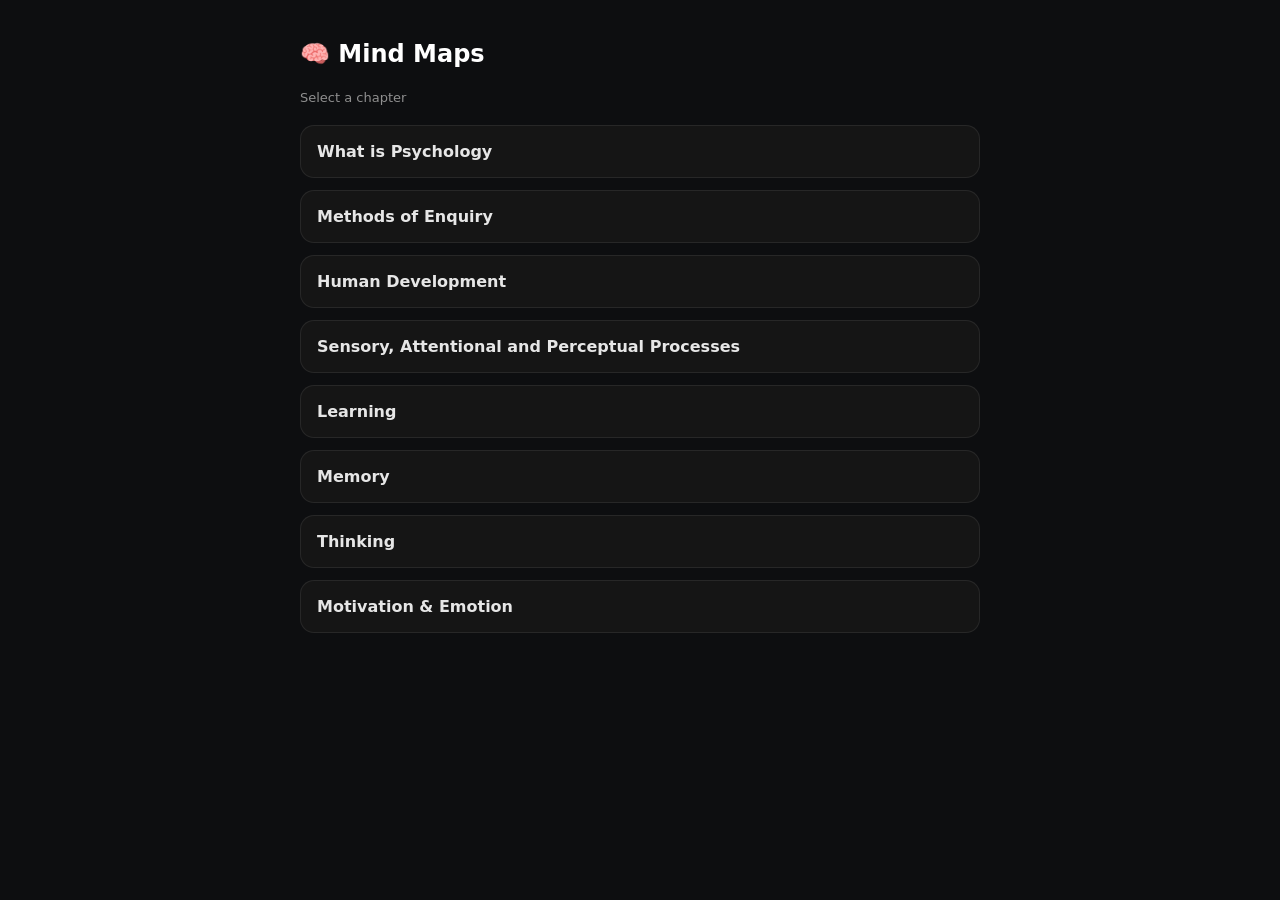
<file: mindmaps.html>
<!DOCTYPE html>
<html>
<head>
  <title>Mind Maps</title>
  <meta name="viewport" content="width=device-width, initial-scale=1">
  <link rel="stylesheet" href="css/style.css">
  <link rel="stylesheet" href="css/mindmaps.css">
  <script defer src="js/mindmaps.js"></script>
</head>
<body>

<div class="container">

  <h2>🧠 Mind Maps</h2>
  <p class="small">Select a chapter</p>

  <!-- CHAPTER LIST -->
  <div id="mindmapList" class="mindmap-list"></div>

  <!-- IMAGE VIEW -->
  <div id="mindmapViewer" class="mindmap-viewer hidden">
    <button class="back-btn" onclick="closeMindmap()">← Back</button>
    <img id="mindmapImage" alt="Mind Map">
  </div>

</div>

</body>
</html>
</file>
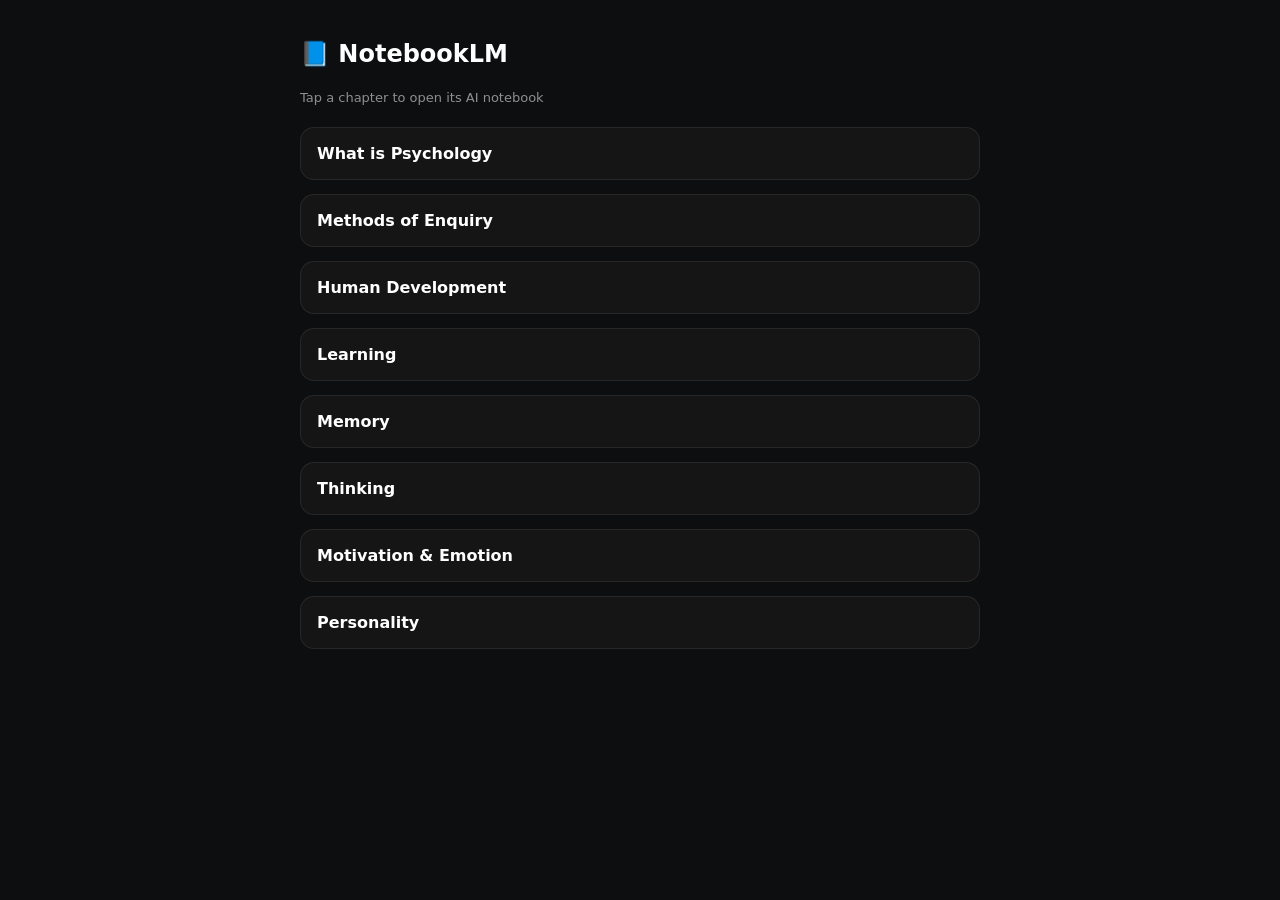
<file: notebooklm.html>
<!DOCTYPE html>
<html>
<head>
  <title>NotebookLM</title>
  <meta name="viewport" content="width=device-width, initial-scale=1">
  <link rel="stylesheet" href="css/style.css">
  <link rel="stylesheet" href="css/notebooklm.css">
</head>
<body>

<div class="container">

  <h2>📘 NotebookLM</h2>
  <p class="small">
    Tap a chapter to open its AI notebook
  </p>

  <div class="lm-list">

    <a href="https://notebooklm.google.com/notebook/f119a64d-9d94-431f-a105-fd4c218e3d08"
       target="_blank"
       class="lm-item">
      What is Psychology
    </a>

    <a href="https://notebooklm.google.com/notebook/a7707170-d210-432d-a10b-7d0bae27b54c"
       target="_blank"
       class="lm-item">
       Methods of Enquiry
    </a>

    <a href=""
       target="_blank"
       class="lm-item">
       Human Development
    </a>

    <a href="https://notebooklm.google.com/NOTEBOOK_LINK_4"
       target="_blank"
       class="lm-item">
       Learning
    </a>

    <a href="https://notebooklm.google.com/NOTEBOOK_LINK_5"
       target="_blank"
       class="lm-item">
       Memory
    </a>

    <a href="https://notebooklm.google.com/NOTEBOOK_LINK_6"
       target="_blank"
       class="lm-item">
       Thinking
    </a>

    <a href="https://notebooklm.google.com/NOTEBOOK_LINK_7"
       target="_blank"
       class="lm-item">
       Motivation & Emotion
    </a>

    <a href="https://notebooklm.google.com/NOTEBOOK_LINK_8"
       target="_blank"
       class="lm-item">
       Personality
    </a>

  </div>

</div>

</body>
</html>
</file>
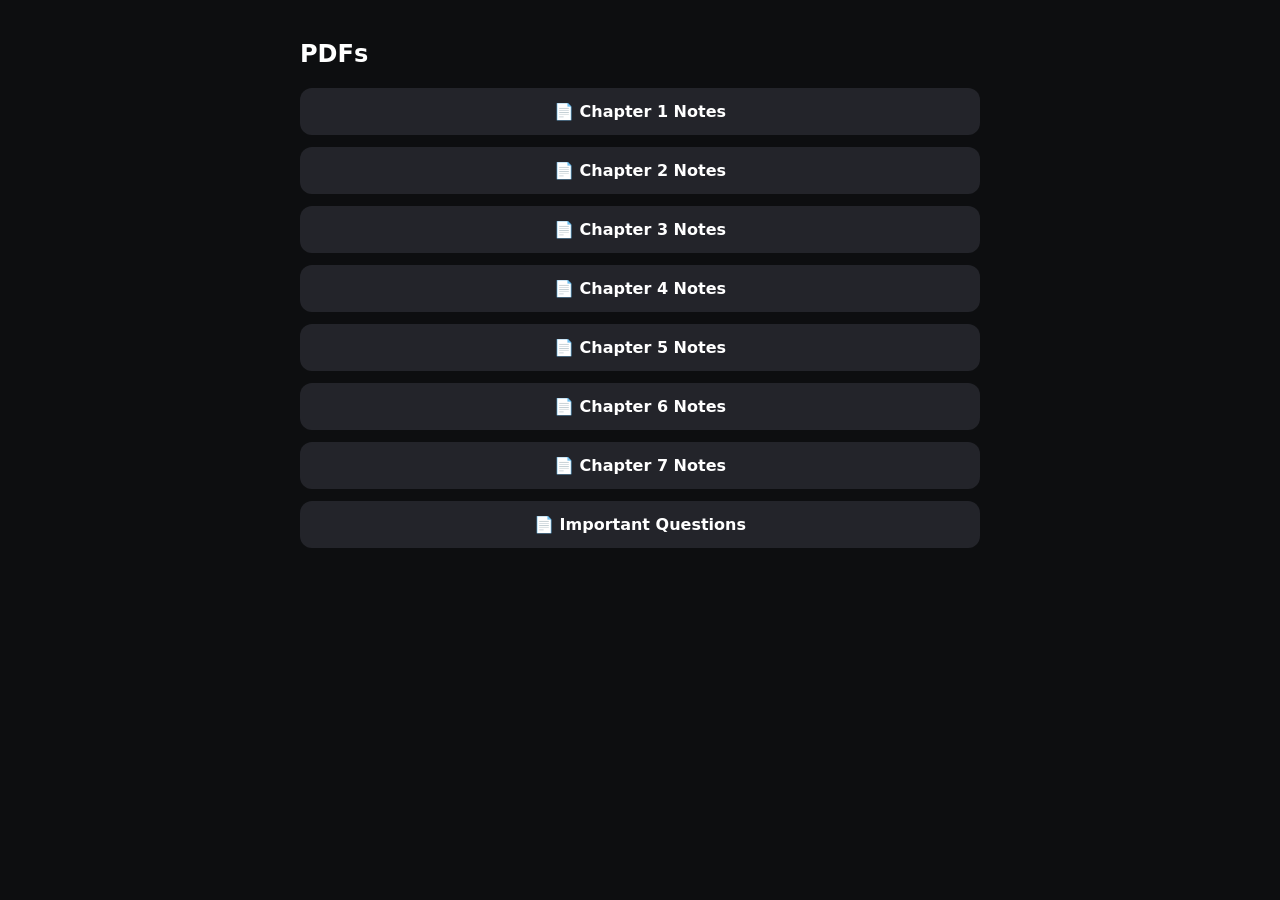
<file: pdfs.html>
<!DOCTYPE html>
<html>
<head>
  <title>PDFs</title>
  <meta name="viewport" content="width=device-width, initial-scale=1">
  <link rel="stylesheet" href="css/style.css">
</head>
<body>
<div class="container">

<h2>PDFs</h2>

<a class="btn" href="pdfs/ch1.pdf">📄 Chapter 1 Notes</a>
<a class="btn" href="pdfs/ch2.pdf">📄 Chapter 2 Notes</a>
<a class="btn" href="pdfs/ch3.pdf">📄 Chapter 3 Notes</a>
<a class="btn" href="pdfs/ch4.pdf">📄 Chapter 4 Notes</a>
<a class="btn" href="pdfs/ch5.pdf">📄 Chapter 5 Notes</a>
<a class="btn" href="pdfs/ch6.pdf">📄 Chapter 6 Notes</a>
<a class="btn" href="pdfs/ch7.pdf">📄 Chapter 7 Notes</a>
<a class="btn" href="pdfs/important-questions.pdf">📄 Important Questions</a>

</div>
</body>
</html>
</file>
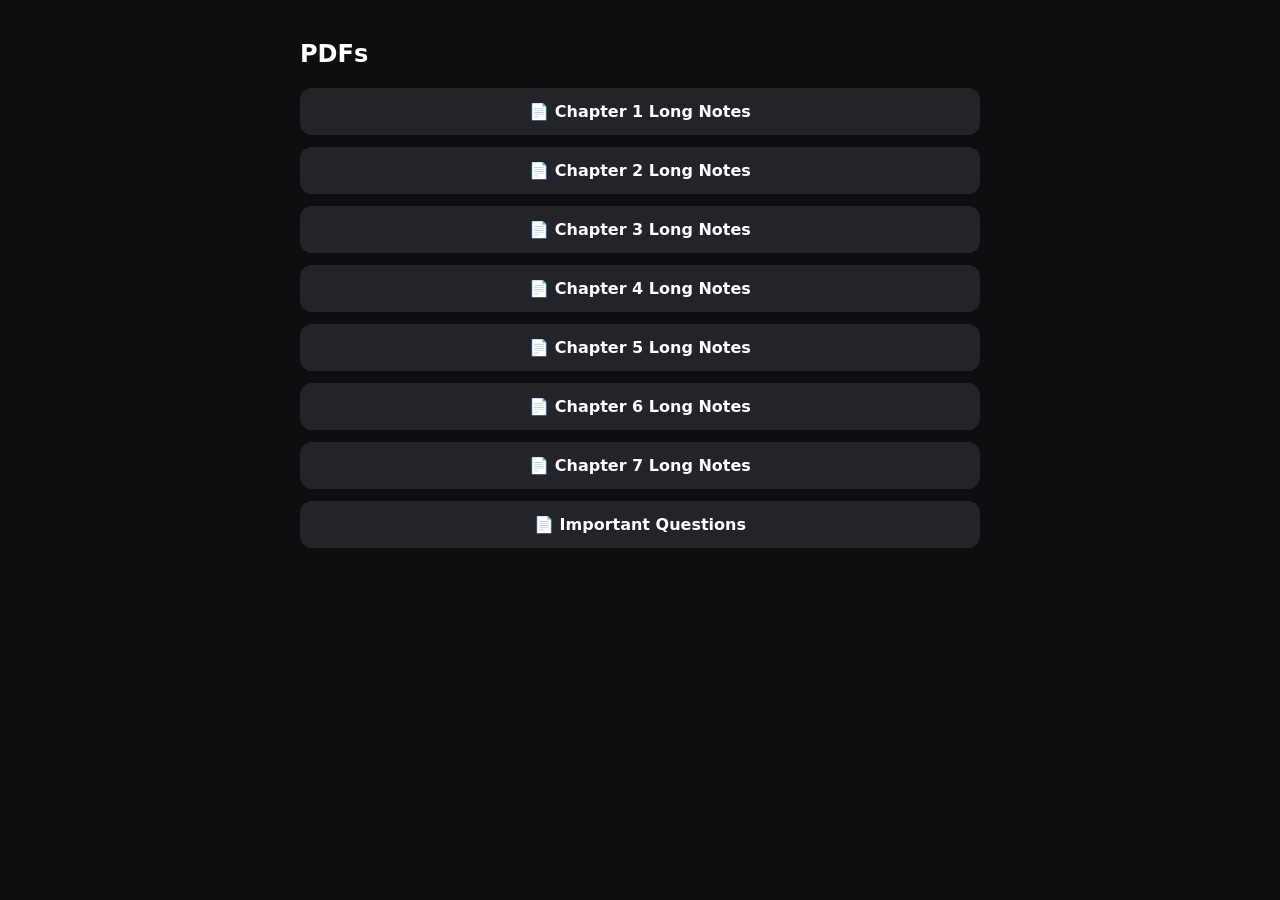
<file: pdfs2.html>
<!DOCTYPE html>
<html>
<head>
  <title>PDFs</title>
  <meta name="viewport" content="width=device-width, initial-scale=1">
  <link rel="stylesheet" href="css/style.css">
</head>
<body>
<div class="container">

<h2>PDFs</h2>

<a class="btn" href="pdfs2/ch1.pdf">📄 Chapter 1 Long Notes</a>
<a class="btn" href="pdfs2/ch2.pdf">📄 Chapter 2 Long Notes</a>
<a class="btn" href="pdfs2/ch3.pdf">📄 Chapter 3 Long Notes</a>
<a class="btn" href="pdfs2/ch4.pdf">📄 Chapter 4 Long Notes</a>
<a class="btn" href="pdfs2/ch5.pdf">📄 Chapter 5 Long Notes</a>
<a class="btn" href="pdfs2/ch6.pdf">📄 Chapter 6 Long Notes</a>
<a class="btn" href="pdfs2/ch7.pdf">📄 Chapter 7 Long Notes</a>
<a class="btn" href="pdfs2/important-questions.pdf">📄 Important Questions</a>

</div>
</body>
</html>
</file>
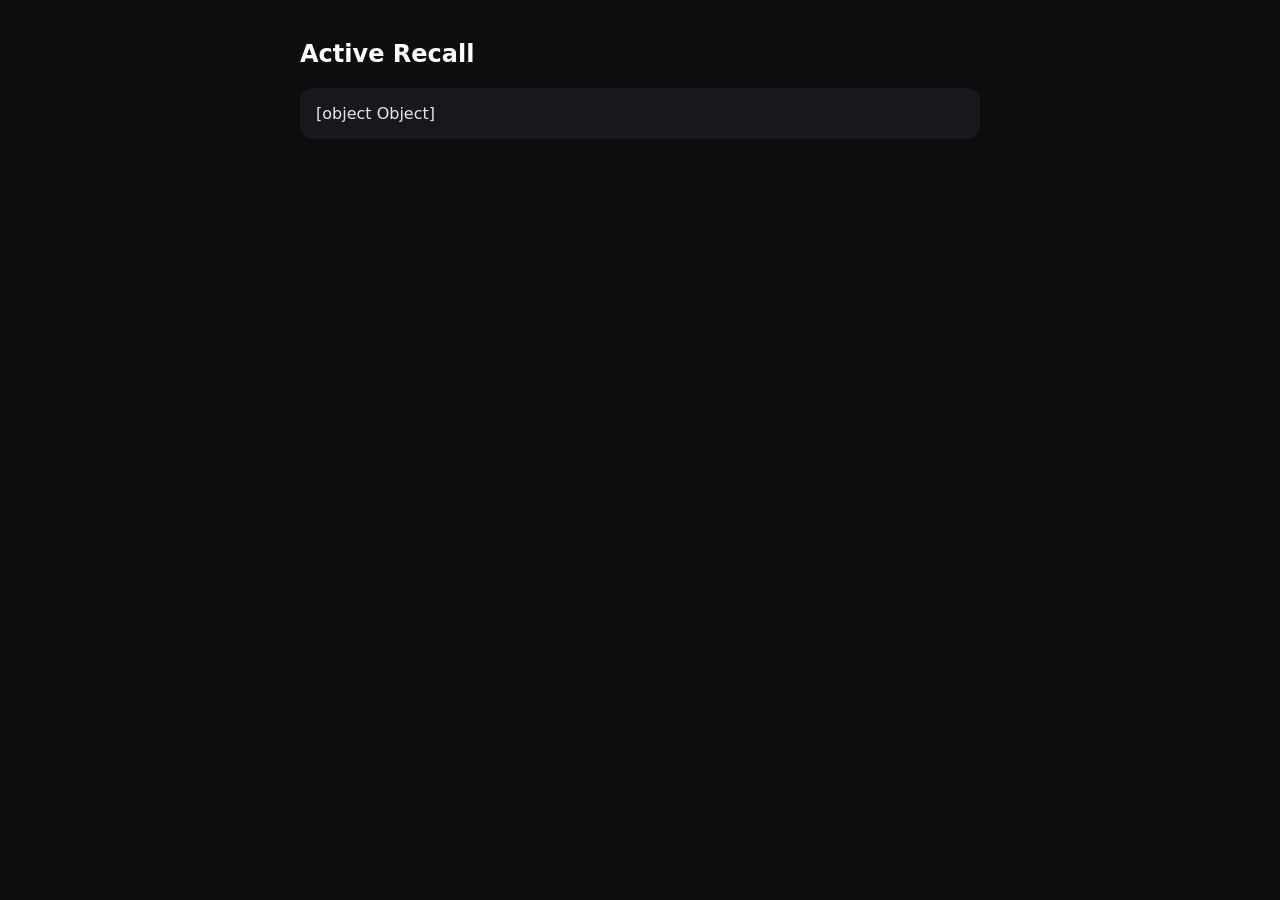
<file: recall.html>
<!DOCTYPE html>
<html>
<head>
  <title>Active Recall</title>
  <meta name="viewport" content="width=device-width, initial-scale=1">
  <link rel="stylesheet" href="css/style.css">
  <script defer src="js/app.js"></script>
</head>
<body>
<div class="container">
<h2>Active Recall</h2>
<div class="card" id="recallBox">Tap to start</div>
</div>
</body>
</html>
</file>
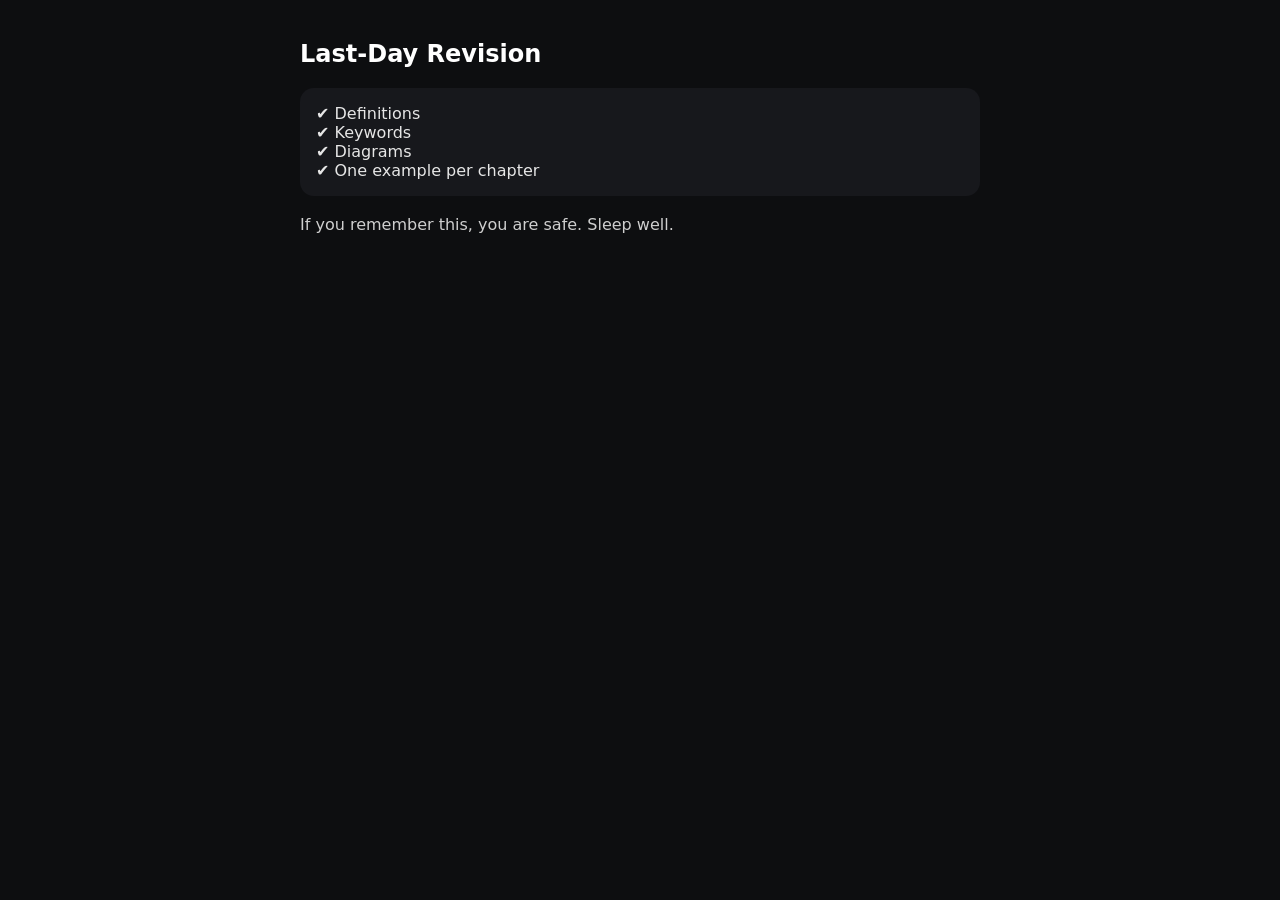
<file: revision.html>
<!DOCTYPE html>
<html>
<head>
  <title>Last Day</title>
  <meta name="viewport" content="width=device-width, initial-scale=1">
  <link rel="stylesheet" href="css/style.css">
</head>
<body>
<div class="container">

<h2>Last-Day Revision</h2>

<div class="card">
✔ Definitions<br>
✔ Keywords<br>
✔ Diagrams<br>
✔ One example per chapter
</div>

<p>If you remember this, you are safe. Sleep well.</p>

</div>
</body>
</html>
</file>
<file: css/style.css>
* {
  box-sizing: border-box;
  font-family: system-ui, -apple-system, sans-serif;
}

body {
  margin: 0;
  background: #0d0e10;
  color: #e6e6e6;
}

.container {
  max-width: 720px;
  margin: auto;
  padding: 20px;
}

h1, h2, h3 {
  color: #ffffff;
}

p {
  color: #cfcfcf;
  line-height: 1.6;
}

.card {
  background: #17181c;
  border-radius: 14px;
  padding: 16px;
  margin: 14px 0;
}

.btn {
  display: block;
  text-align: center;
  padding: 14px;
  margin: 12px 0;
  border-radius: 12px;
  background: #23242a;
  color: #fff;
  text-decoration: none;
  font-weight: 600;
}

.btn:active {
  background: #2f3139;
}

.small {
  font-size: 13px;
  color: #8f8f8f;
}

#countdown {
  text-align: center;
  margin-top: 10px;
  font-weight: bold;
  color: #ffb3c6;
}
</file>
<file: css/mindmaps.css>
/* LIST */
.mindmap-list {
  display: flex;
  flex-direction: column;
  gap: 12px;
  margin-top: 16px;
}

.mindmap-item {
  padding: 16px;
  border-radius: 14px;
  background: #151515;
  border: 1px solid rgba(255,255,255,.08);
  font-weight: 600;
  cursor: pointer;
}

/* VIEWER */
.mindmap-viewer {
  margin-top: 20px;
}

.mindmap-viewer.hidden {
  display: none;
}

.back-btn {
  margin-bottom: 12px;
  background: none;
  border: none;
  font-size: 16px;
  color: #fff;
  cursor: pointer;
}

/* IMAGE – THIS IS THE KEY */
#mindmapImage {
  width: 100%;
  height: auto;

  /* DO NOT LIMIT */
  max-width: none;
  max-height: none;

  /* NO QUALITY LOSS */
  image-rendering: auto;
}
</file>
<file: css/notebooklm.css>
.lm-list {
  display: flex;
  flex-direction: column;
  gap: 14px;
  margin-top: 18px;
}

.lm-item {
  display: block;
  padding: 16px;
  border-radius: 14px;
  background: #151515;
  border: 1px solid rgba(255,255,255,.08);
  text-decoration: none;
  color: #fff;
  font-weight: 600;
  transition: transform .15s ease, background .15s ease;
}

.lm-item:active {
  transform: scale(.97);
  background: #1f1f1f;
}
</file>
